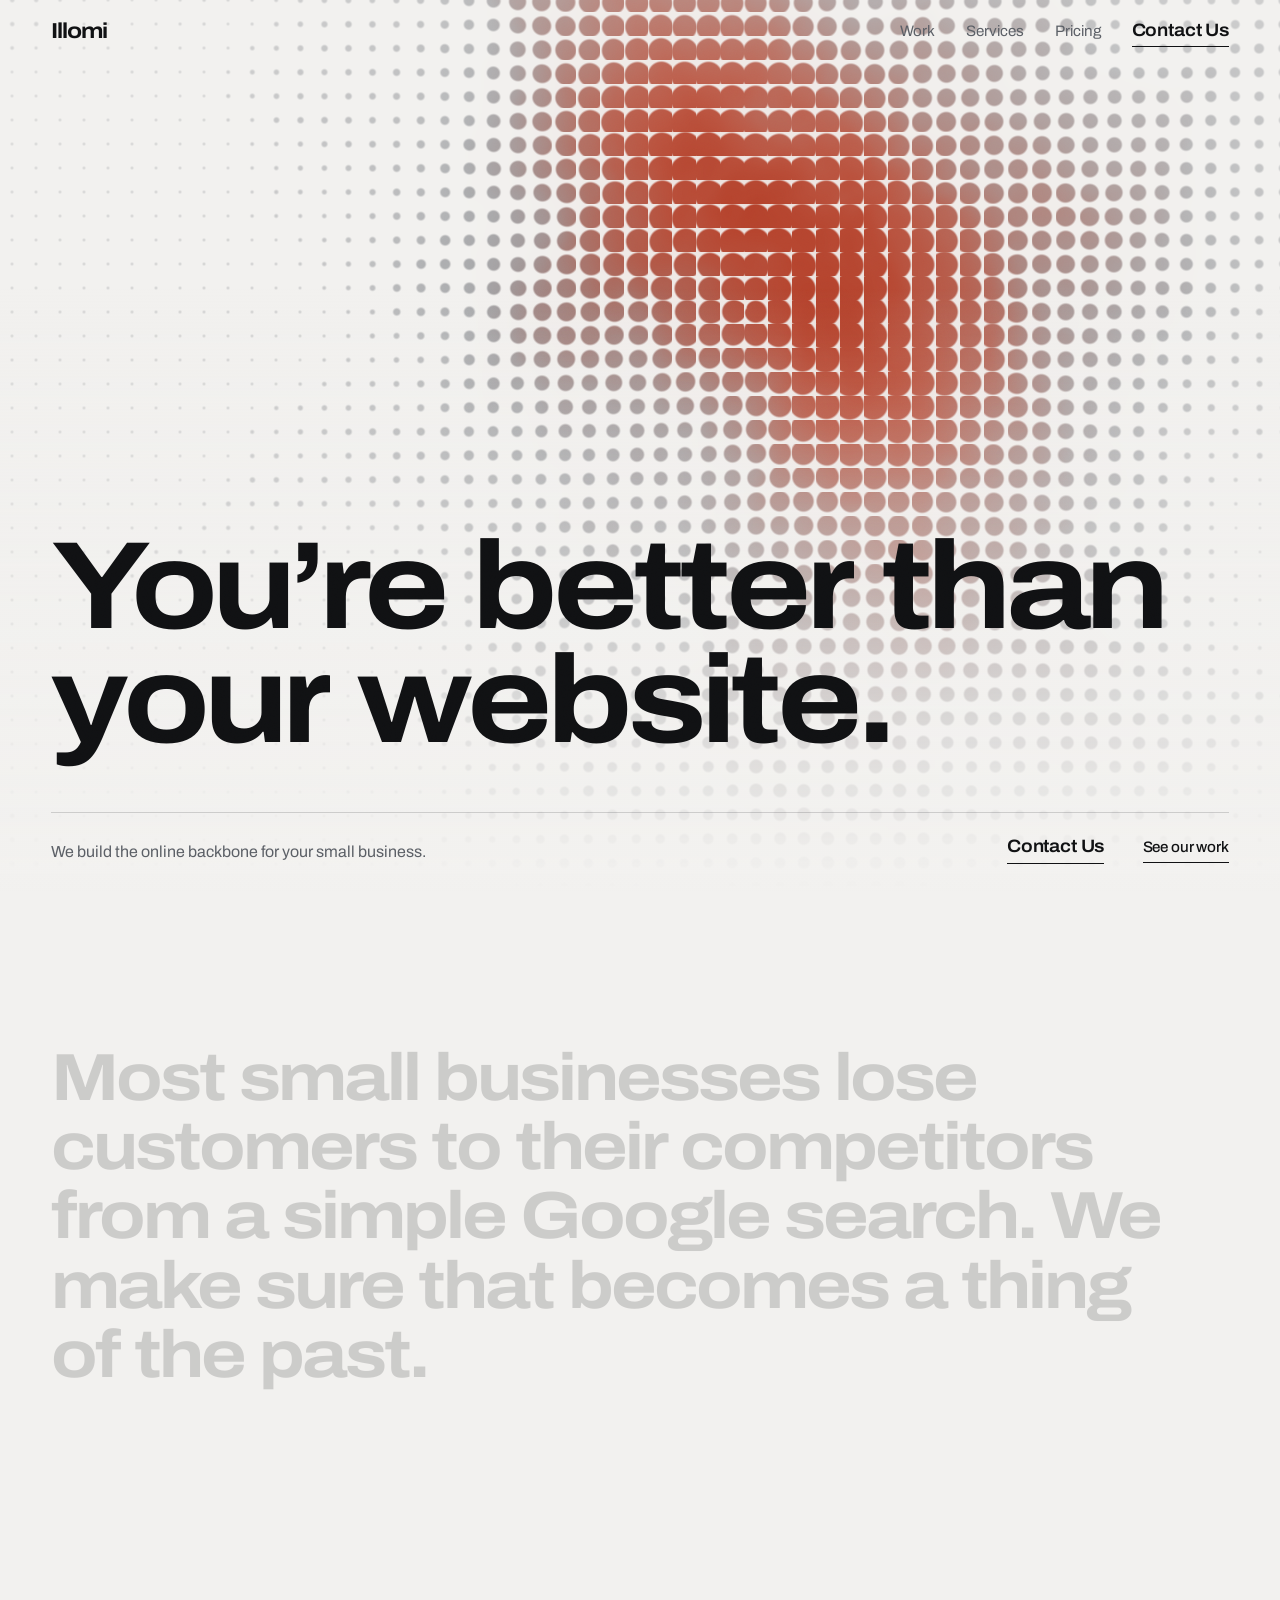
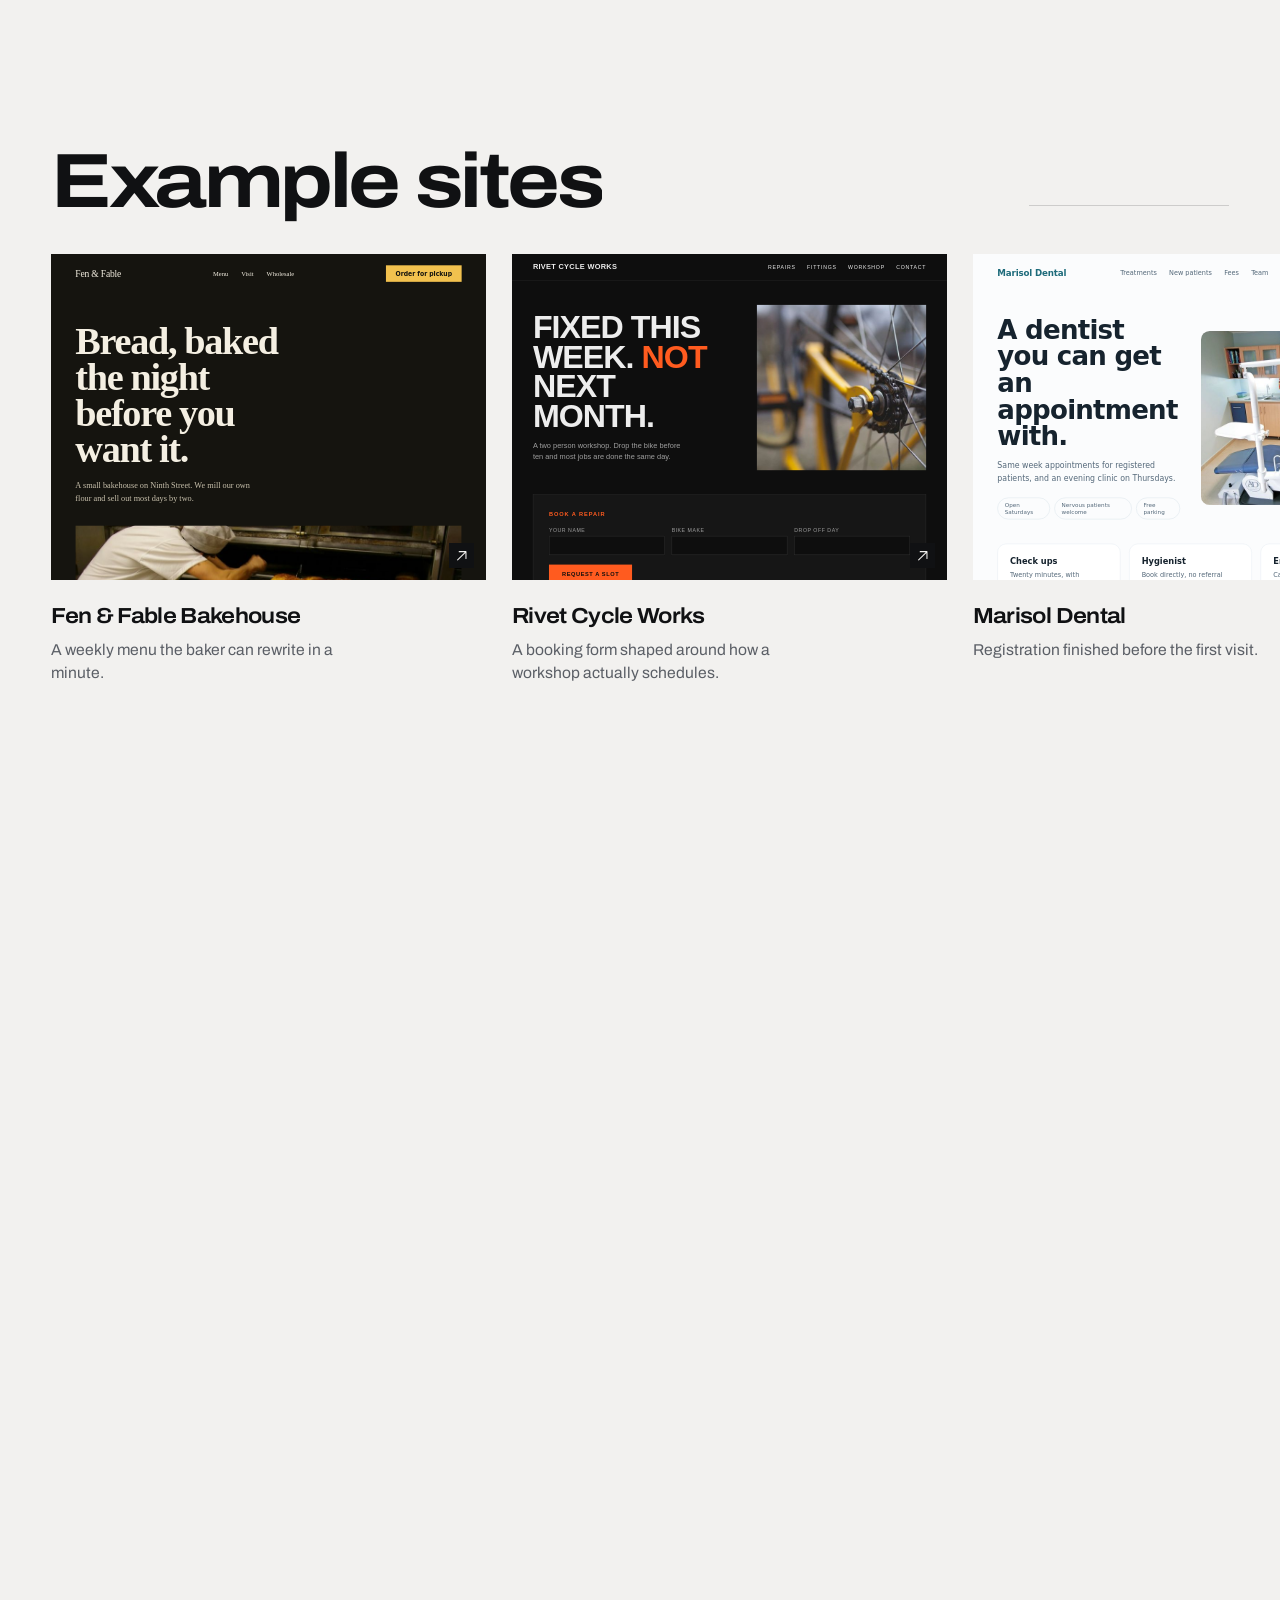
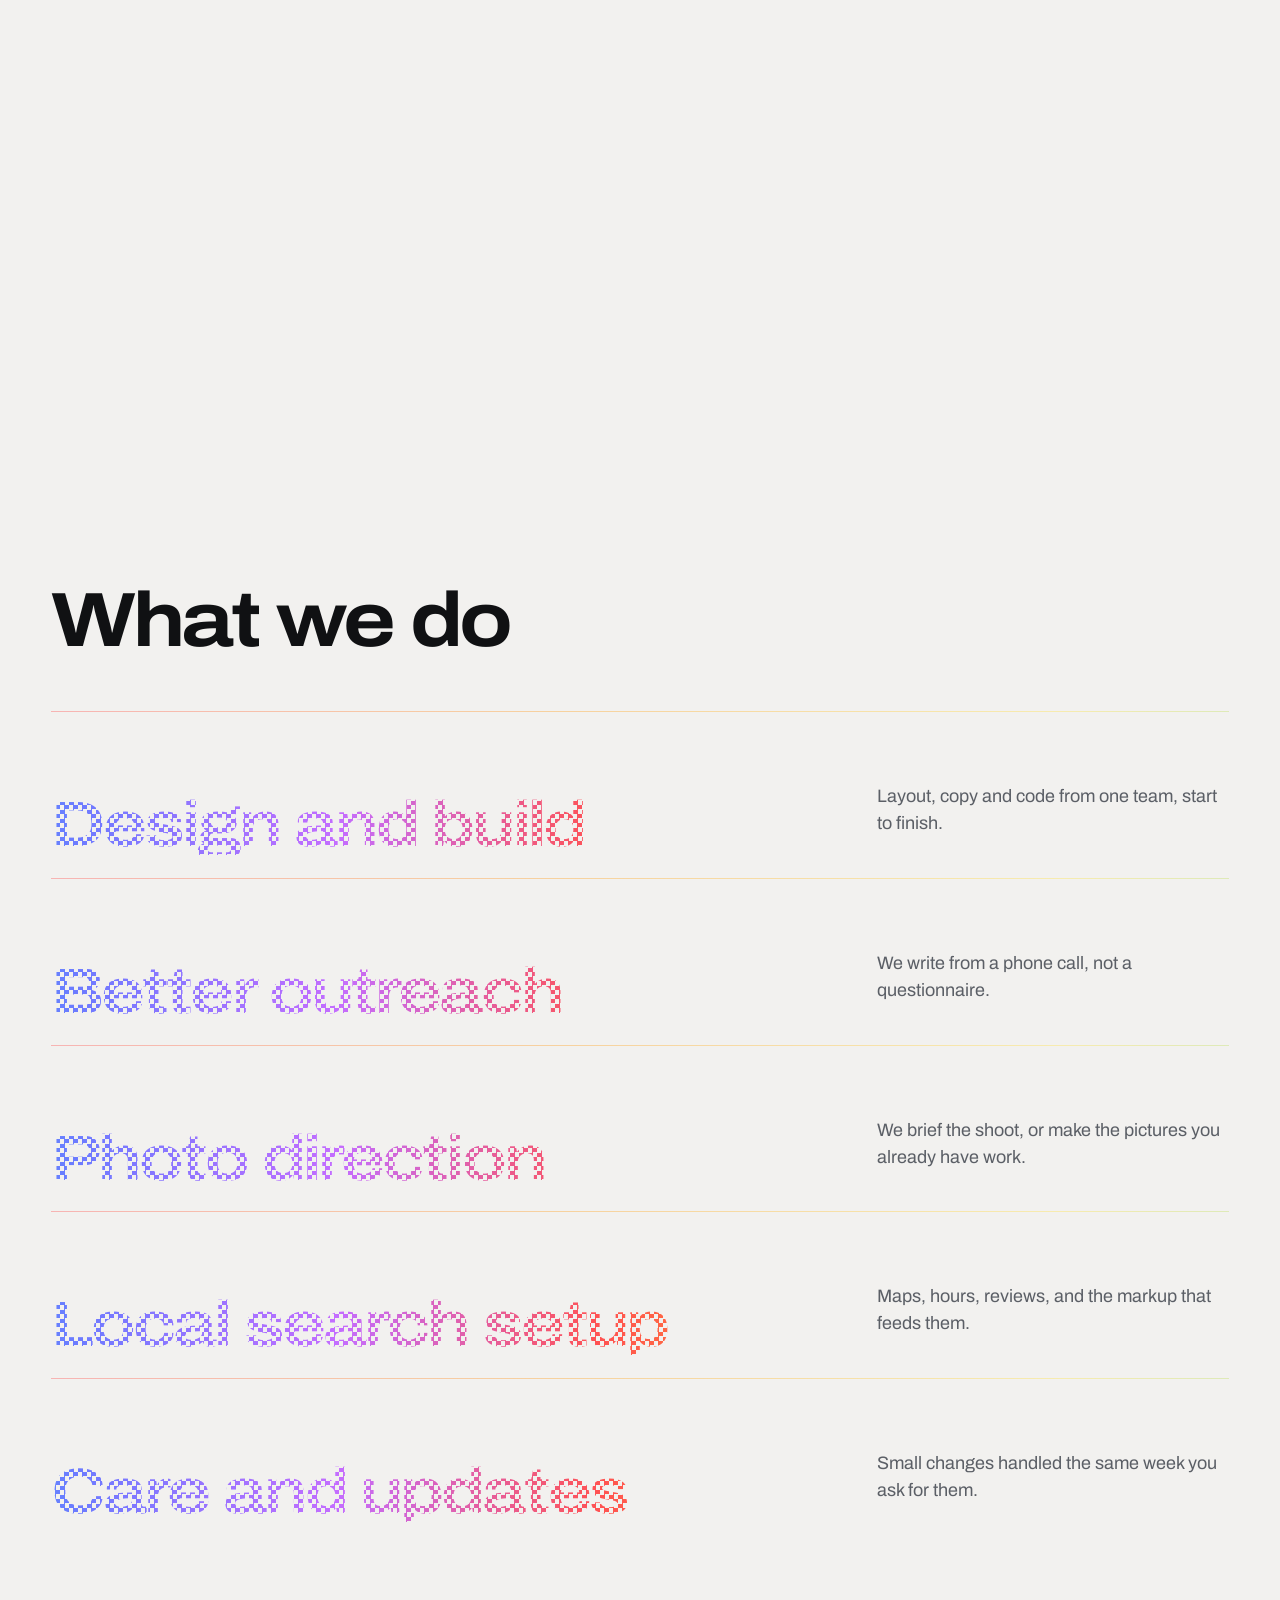
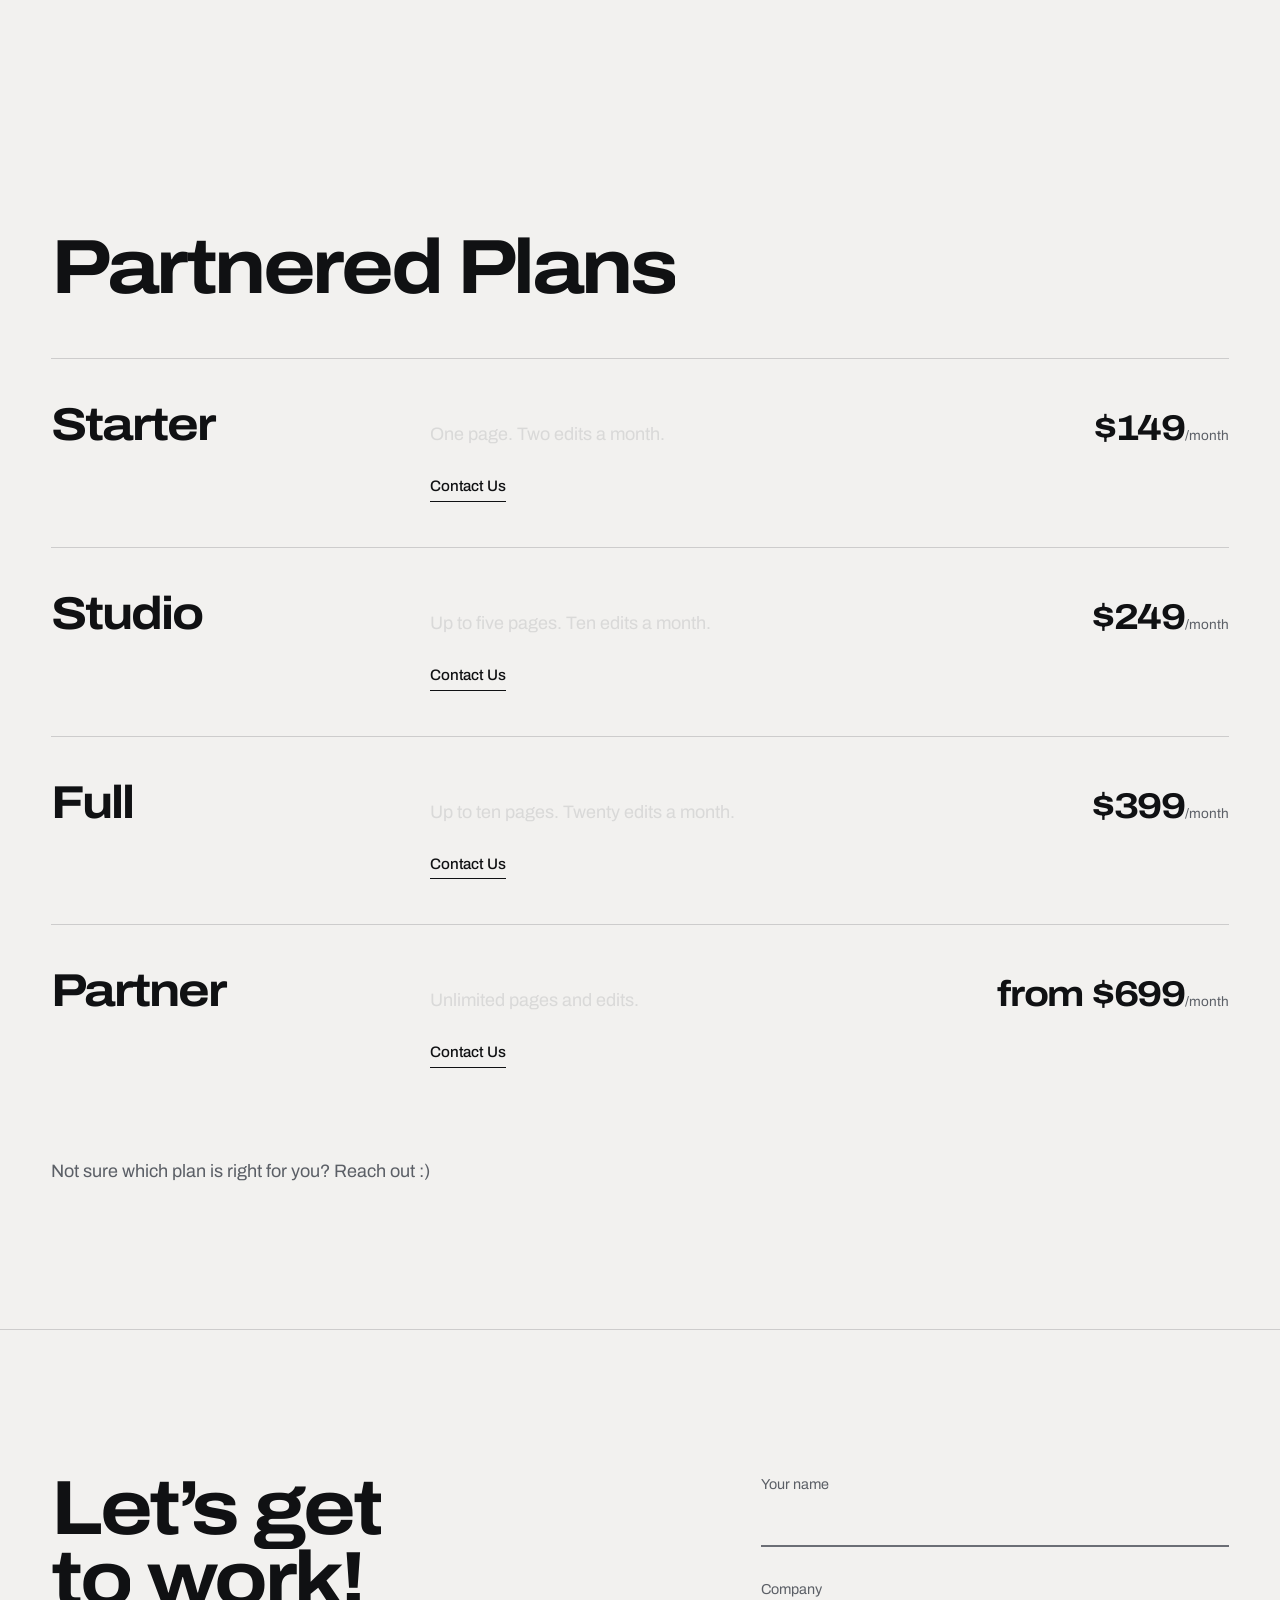
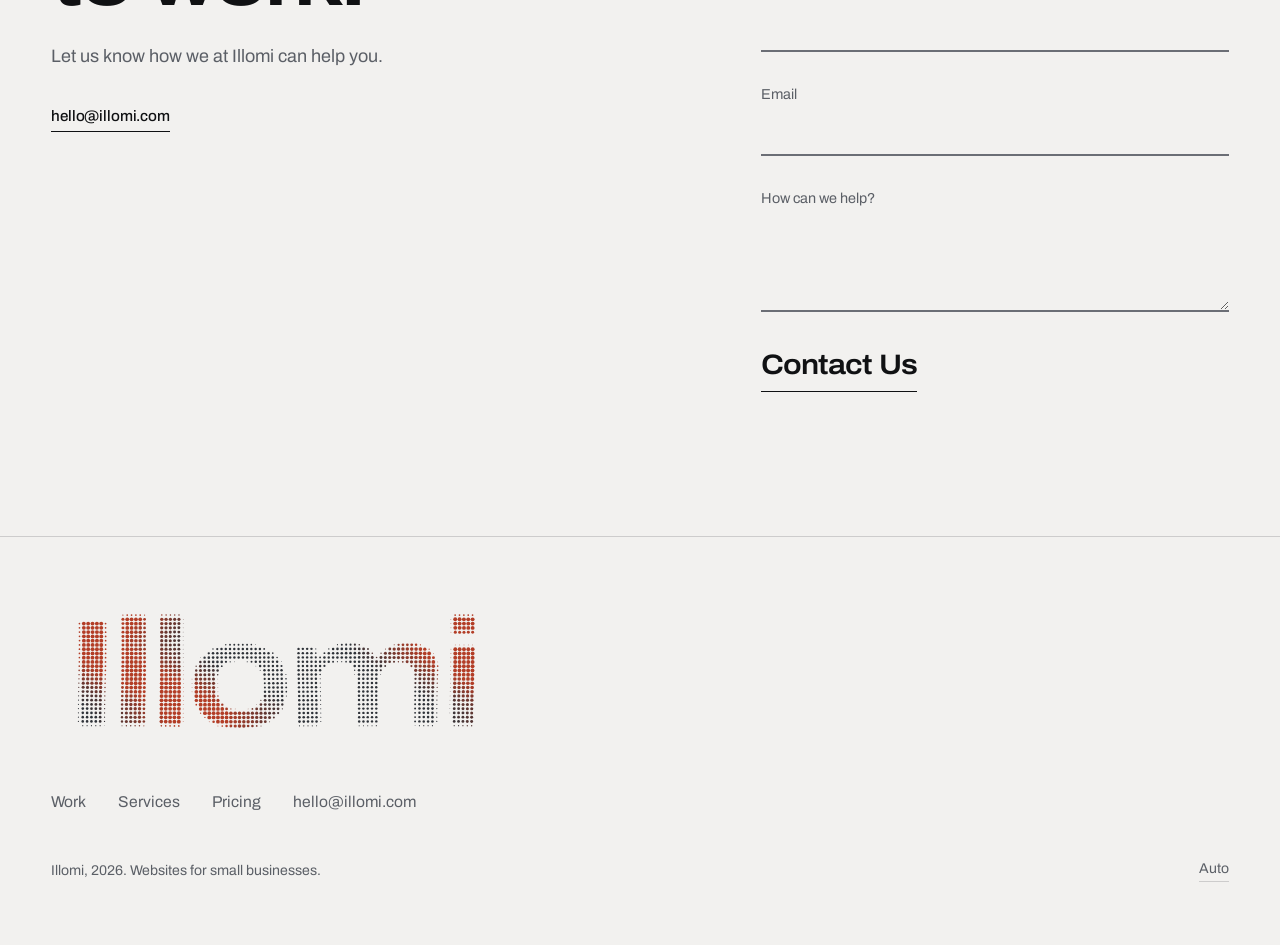
<file: index.html>
<!doctype html>
<html lang="en">
<head>
<meta charset="utf-8">
<meta name="viewport" content="width=device-width, initial-scale=1">
<title>Illomi | Websites for small businesses</title>
<meta name="description" content="Illomi designs and builds fast, easy-to-update websites for small businesses. Copy, design, build and launch, handled by one team.">
<meta name="theme-color" content="#08090B" media="(prefers-color-scheme: dark)">
<meta name="theme-color" content="#F2F1EF" media="(prefers-color-scheme: light)">

<meta property="og:title" content="Illomi | Websites for small businesses">
<meta property="og:description" content="We build the online backbone for your small business.">
<meta property="og:type" content="website">

<link rel="preconnect" href="https://fonts.googleapis.com">
<link rel="preconnect" href="https://fonts.gstatic.com" crossorigin>
<link rel="stylesheet" href="https://fonts.googleapis.com/css2?family=Archivo:ital,wdth,wght@0,75..125,100..900;1,75..125,100..900&display=swap">
<link rel="stylesheet" href="assets/css/site.css">
<script>
  /* before first paint: no flash of unrevealed type, no appearance swap */
  document.documentElement.classList.add("js");
  try {
    var t = localStorage.getItem("illomi-theme");
    if (t === "light" || t === "dark") document.documentElement.setAttribute("data-theme", t);
  } catch (e) {}
</script>
</head>
<body>

<a class="skip" href="#main">Skip to content</a>

<!-- Icons: Phosphor Icons (MIT), regular set from @phosphor-icons/core. Library paths, not hand-drawn. -->
<svg class="sprite" aria-hidden="true" focusable="false" width="0" height="0">
  <symbol id="i-arrow-up-right" viewBox="0 0 256 256"><path d="M200,64V168a8,8,0,0,1-16,0V83.31L69.66,197.66a8,8,0,0,1-11.32-11.32L172.69,72H88a8,8,0,0,1,0-16H192A8,8,0,0,1,200,64Z"/></symbol>
  <symbol id="i-arrow-right" viewBox="0 0 256 256"><path d="M221.66,133.66l-72,72a8,8,0,0,1-11.32-11.32L196.69,136H40a8,8,0,0,1,0-16H196.69L138.34,61.66a8,8,0,0,1,11.32-11.32l72,72A8,8,0,0,1,221.66,133.66Z"/></symbol>
  <symbol id="i-list" viewBox="0 0 256 256"><path d="M224,128a8,8,0,0,1-8,8H40a8,8,0,0,1,0-16H216A8,8,0,0,1,224,128ZM40,72H216a8,8,0,0,0,0-16H40a8,8,0,0,0,0,16ZM216,184H40a8,8,0,0,0,0,16H216a8,8,0,0,0,0-16Z"/></symbol>
  <symbol id="i-x" viewBox="0 0 256 256"><path d="M205.66,194.34a8,8,0,0,1-11.32,11.32L128,139.31,61.66,205.66a8,8,0,0,1-11.32-11.32L116.69,128,50.34,61.66A8,8,0,0,1,61.66,50.34L128,116.69l66.34-66.35a8,8,0,0,1,11.32,11.32L139.31,128Z"/></symbol>
  <symbol id="i-warning" viewBox="0 0 256 256"><path d="M128,24A104,104,0,1,0,232,128,104.11,104.11,0,0,0,128,24Zm0,192a88,88,0,1,1,88-88A88.1,88.1,0,0,1,128,216Zm-8-80V80a8,8,0,0,1,16,0v56a8,8,0,0,1-16,0Zm20,36a12,12,0,1,1-12-12A12,12,0,0,1,140,172Z"/></symbol>
</svg>

<!-- curtain: lifts once the type is ready, so the headline never lands mid-load -->
<div class="intro" id="intro" aria-hidden="true">
  <span class="intro__word">Illomi</span>
</div>

<header class="nav" id="nav">
  <div class="nav__inner">
    <a class="brand" href="#top" aria-label="Illomi, home">Illomi</a>

    <nav class="nav__links" aria-label="Primary">
      <a href="#work">Work</a>
      <a href="#services">Services</a>
      <a href="#pricing">Pricing</a>
      <a class="link link--lead" href="#contact">Contact Us</a>
    </nav>

    <button class="burger" id="burger" type="button" aria-label="Open menu" aria-expanded="false" aria-controls="menu">
      <svg class="icon icon--open" aria-hidden="true"><use href="#i-list"/></svg>
      <svg class="icon icon--close" aria-hidden="true"><use href="#i-x"/></svg>
    </button>
  </div>
</header>

<div class="menu" id="menu" hidden>
  <nav class="menu__links" aria-label="Mobile">
    <a href="#work">Work</a>
    <a href="#services">Services</a>
    <a href="#pricing">Pricing</a>
    <a href="#contact">Contact Us</a>
  </nav>
</div>

<main id="main">

<!-- ============ HERO: editorial manifesto over the light field ============ -->
<section class="hero" id="top">
  <canvas class="hero__gl" id="hero-gl" aria-hidden="true"></canvas>
  <div class="hero__fallback" aria-hidden="true"></div>

  <div class="hero__inner">
    <h1 class="hero__title" data-split>You’re better than your website.</h1>
    <div class="hero__foot">
      <p class="hero__sub" data-reveal>We build the online backbone for your small business.</p>
      <p class="hero__cta" data-reveal>
        <a class="link link--lead" href="#contact">Contact Us</a>
        <a class="link" href="#work">See our work</a>
      </p>
    </div>
  </div>
</section>

<!-- ============ STATEMENT: words fill as the section passes ============ -->
<section class="say">
  <p class="say__body" data-fill>Most small businesses lose customers to their competitors from a simple Google search. We make sure that becomes a thing of the past.</p>
</section>

<!-- ============ WORK: full bleed horizontal pan ============ -->
<section class="work" id="work">
  <div class="work__pin">
    <div class="work__sticky">
      <div class="work__head">
        <h2 class="h2" data-split>Example sites</h2>
        <div class="work__progress" aria-hidden="true"><span class="work__bar" id="work-bar"></span></div>
      </div>

      <div class="work__track" id="work-track">
        <!-- each card is a real page from /mockups, rendered live -->
        <article class="proj" style="--i:0">
          <div class="proj__frame"><div class="proj__scroll"><iframe class="proj__site" src="mockups/bakehouse.html" title="" loading="lazy" tabindex="-1" scrolling="no" aria-hidden="true"></iframe></div><button class="proj__open" type="button" data-site="mockups/bakehouse.html" data-title="Fen and Fable Bakehouse"><span class="vh">Open the Fen and Fable Bakehouse example site</span><svg class="icon proj__go" aria-hidden="true"><use href="#i-arrow-up-right"/></svg></button></div>
          <div class="proj__meta">
            <h3 class="proj__name">Fen &amp; Fable Bakehouse</h3>
            <p class="proj__note">A weekly menu the baker can rewrite in a minute.</p>
          </div>
        </article>
        <article class="proj" style="--i:1">
          <div class="proj__frame"><div class="proj__scroll"><iframe class="proj__site" src="mockups/cycle.html" title="" loading="lazy" tabindex="-1" scrolling="no" aria-hidden="true"></iframe></div><button class="proj__open" type="button" data-site="mockups/cycle.html" data-title="Rivet Cycle Works"><span class="vh">Open the Rivet Cycle Works example site</span><svg class="icon proj__go" aria-hidden="true"><use href="#i-arrow-up-right"/></svg></button></div>
          <div class="proj__meta">
            <h3 class="proj__name">Rivet Cycle Works</h3>
            <p class="proj__note">A booking form shaped around how a workshop actually schedules.</p>
          </div>
        </article>
        <article class="proj" style="--i:2">
          <div class="proj__frame"><div class="proj__scroll"><iframe class="proj__site" src="mockups/dental.html" title="" loading="lazy" tabindex="-1" scrolling="no" aria-hidden="true"></iframe></div><button class="proj__open" type="button" data-site="mockups/dental.html" data-title="Marisol Dental"><span class="vh">Open the Marisol Dental example site</span><svg class="icon proj__go" aria-hidden="true"><use href="#i-arrow-up-right"/></svg></button></div>
          <div class="proj__meta">
            <h3 class="proj__name">Marisol Dental</h3>
            <p class="proj__note">Registration finished before the first visit.</p>
          </div>
        </article>
        <article class="proj" style="--i:3">
          <div class="proj__frame"><div class="proj__scroll"><iframe class="proj__site" src="mockups/roastery.html" title="" loading="lazy" tabindex="-1" scrolling="no" aria-hidden="true"></iframe></div><button class="proj__open" type="button" data-site="mockups/roastery.html" data-title="Kestrel Roasting Co."><span class="vh">Open the Kestrel Roasting Co. example site</span><svg class="icon proj__go" aria-hidden="true"><use href="#i-arrow-up-right"/></svg></button></div>
          <div class="proj__meta">
            <h3 class="proj__name">Kestrel Roasting Co.</h3>
            <p class="proj__note">A subscription you can pause without making an account.</p>
          </div>
        </article>
        <article class="proj" style="--i:4">
          <div class="proj__frame"><div class="proj__scroll"><iframe class="proj__site" src="mockups/barbers.html" title="" loading="lazy" tabindex="-1" scrolling="no" aria-hidden="true"></iframe></div><button class="proj__open" type="button" data-site="mockups/barbers.html" data-title="Copperline Barbers"><span class="vh">Open the Copperline Barbers example site</span><svg class="icon proj__go" aria-hidden="true"><use href="#i-arrow-up-right"/></svg></button></div>
          <div class="proj__meta">
            <h3 class="proj__name">Copperline Barbers</h3>
            <p class="proj__note">One page, one button, and the prices in plain sight.</p>
          </div>
        </article>
      </div>
    </div>
  </div>
</section>

<!-- ============ SERVICES: pointer tracked preview ============ -->
<section class="svc" id="services">
  <h2 class="h2 svc__h" data-split>What we do</h2>

  <ul class="svc__list" id="svc-list">
    <li class="svc__row">
      <h3 class="svc__name" data-fly>Design and build</h3>
      <p class="svc__desc">Layout, copy and code from one team, start to finish.</p>
    </li>
    <li class="svc__row">
      <h3 class="svc__name" data-fly>Better outreach</h3>
      <p class="svc__desc">We write from a phone call, not a questionnaire.</p>
    </li>
    <li class="svc__row">
      <h3 class="svc__name" data-fly>Photo direction</h3>
      <p class="svc__desc">We brief the shoot, or make the pictures you already have work.</p>
    </li>
    <li class="svc__row">
      <h3 class="svc__name" data-fly>Local search setup</h3>
      <p class="svc__desc">Maps, hours, reviews, and the markup that feeds them.</p>
    </li>
    <li class="svc__row">
      <h3 class="svc__name" data-fly>Care and updates</h3>
      <p class="svc__desc">Small changes handled the same week you ask for them.</p>
    </li>
  </ul>
</section>

<!-- ============ PARTNERED PLANS: four tiers, no prices ============ -->
<section class="price" id="pricing">
  <h2 class="h2" data-split>Partnered Plans</h2>

  <div class="rate" data-reveal>
    <h3 class="rate__name">Starter</h3>
    <p class="rate__body" data-fill>One page. Two edits a month.</p>
    <p class="rate__fig">$149<span class="rate__per">/month</span></p>
    <p class="rate__go"><a class="link" href="#contact">Contact Us</a></p>
  </div>

  <div class="rate" data-reveal>
    <h3 class="rate__name">Studio</h3>
    <p class="rate__body" data-fill>Up to five pages. Ten edits a month.</p>
    <p class="rate__fig">$249<span class="rate__per">/month</span></p>
    <p class="rate__go"><a class="link" href="#contact">Contact Us</a></p>
  </div>

  <div class="rate" data-reveal>
    <h3 class="rate__name">Full</h3>
    <p class="rate__body" data-fill>Up to ten pages. Twenty edits a month.</p>
    <p class="rate__fig">$399<span class="rate__per">/month</span></p>
    <p class="rate__go"><a class="link" href="#contact">Contact Us</a></p>
  </div>

  <div class="rate" data-reveal>
    <h3 class="rate__name">Partner</h3>
    <p class="rate__body" data-fill>Unlimited pages and edits.</p>
    <p class="rate__fig">from $699<span class="rate__per">/month</span></p>
    <p class="rate__go"><a class="link" href="#contact">Contact Us</a></p>
  </div>

  <p class="price__foot" data-reveal>Not sure which plan is right for you? Reach out :)</p>
</section>

<!-- ============ CONTACT ============ -->
<section class="contact" id="contact">
  <div class="contact__copy">
    <h2 class="h2 contact__h" data-split>Let’s get to work!</h2>
    <p class="contact__lead" data-reveal>Let us know how we at Illomi can help you.</p>
    <p class="contact__mail" data-reveal><a class="link" href="mailto:hello@illomi.com">hello@illomi.com</a></p>
  </div>

  <form class="form" id="form" novalidate>
    <div class="field">
      <label for="f-name">Your name</label>
      <input id="f-name" name="name" type="text" autocomplete="name" required>
      <p class="field__err" id="e-name" hidden><svg class="icon icon--sm" aria-hidden="true"><use href="#i-warning"/></svg><span></span></p>
    </div>

    <div class="field">
      <label for="f-company">Company</label>
      <input id="f-company" name="company" type="text" autocomplete="organization">
    </div>

    <div class="field">
      <label for="f-email">Email</label>
      <input id="f-email" name="email" type="email" autocomplete="email" required>
      <p class="field__err" id="e-email" hidden><svg class="icon icon--sm" aria-hidden="true"><use href="#i-warning"/></svg><span></span></p>
    </div>

    <div class="field">
      <label for="f-msg">How can we help?</label>
      <textarea id="f-msg" name="message" rows="3" required></textarea>
      <p class="field__err" id="e-msg" hidden><svg class="icon icon--sm" aria-hidden="true"><use href="#i-warning"/></svg><span></span></p>
    </div>

    <button class="submit" type="submit">
      <span class="submit__label">Contact Us</span>
      <span class="submit__rule" aria-hidden="true"></span>
    </button>

    <p class="form__status" id="form-status" role="status" aria-live="polite"></p>
  </form>
</section>

</main>

<footer class="foot">
  <div class="foot__inner">
    <div class="foot__mark" id="foot-mark">
      <p class="foot__word">Illomi</p>
      <canvas class="foot__canvas" id="foot-canvas" aria-hidden="true"></canvas>
    </div>
    <nav class="foot__links" aria-label="Footer">
      <a href="#work">Work</a>
      <a href="#services">Services</a>
      <a href="#pricing">Pricing</a>
      <a href="mailto:hello@illomi.com">hello@illomi.com</a>
    </nav>
    <div class="foot__end">
      <p class="foot__fine">Illomi, 2026. Websites for small businesses.</p>
      <button class="foot__theme" id="theme-toggle" type="button">
        <span class="vh">Appearance: </span><span id="theme-label">Auto</span>
      </button>
    </div>
  </div>
</footer>

<!-- full screen viewer for the example sites -->
<div class="viewer" id="viewer" hidden>
  <div class="viewer__scrim" id="viewer-scrim"></div>
  <div class="viewer__panel" role="dialog" aria-modal="true" aria-labelledby="viewer-title">
    <div class="viewer__bar">
      <p class="viewer__title" id="viewer-title"></p>
      <button class="viewer__close" id="viewer-close" type="button">
        Close
        <svg class="icon" aria-hidden="true"><use href="#i-x"/></svg>
      </button>
    </div>
    <iframe class="viewer__site" id="viewer-site" title="Example site"></iframe>
  </div>
</div>

<div class="grain" aria-hidden="true"></div>

<script src="assets/js/wordmark-data.js" defer></script>
<script src="assets/js/hero-gl.js" defer></script>
<script src="assets/js/app.js" defer></script>
</body>
</html>
</file>
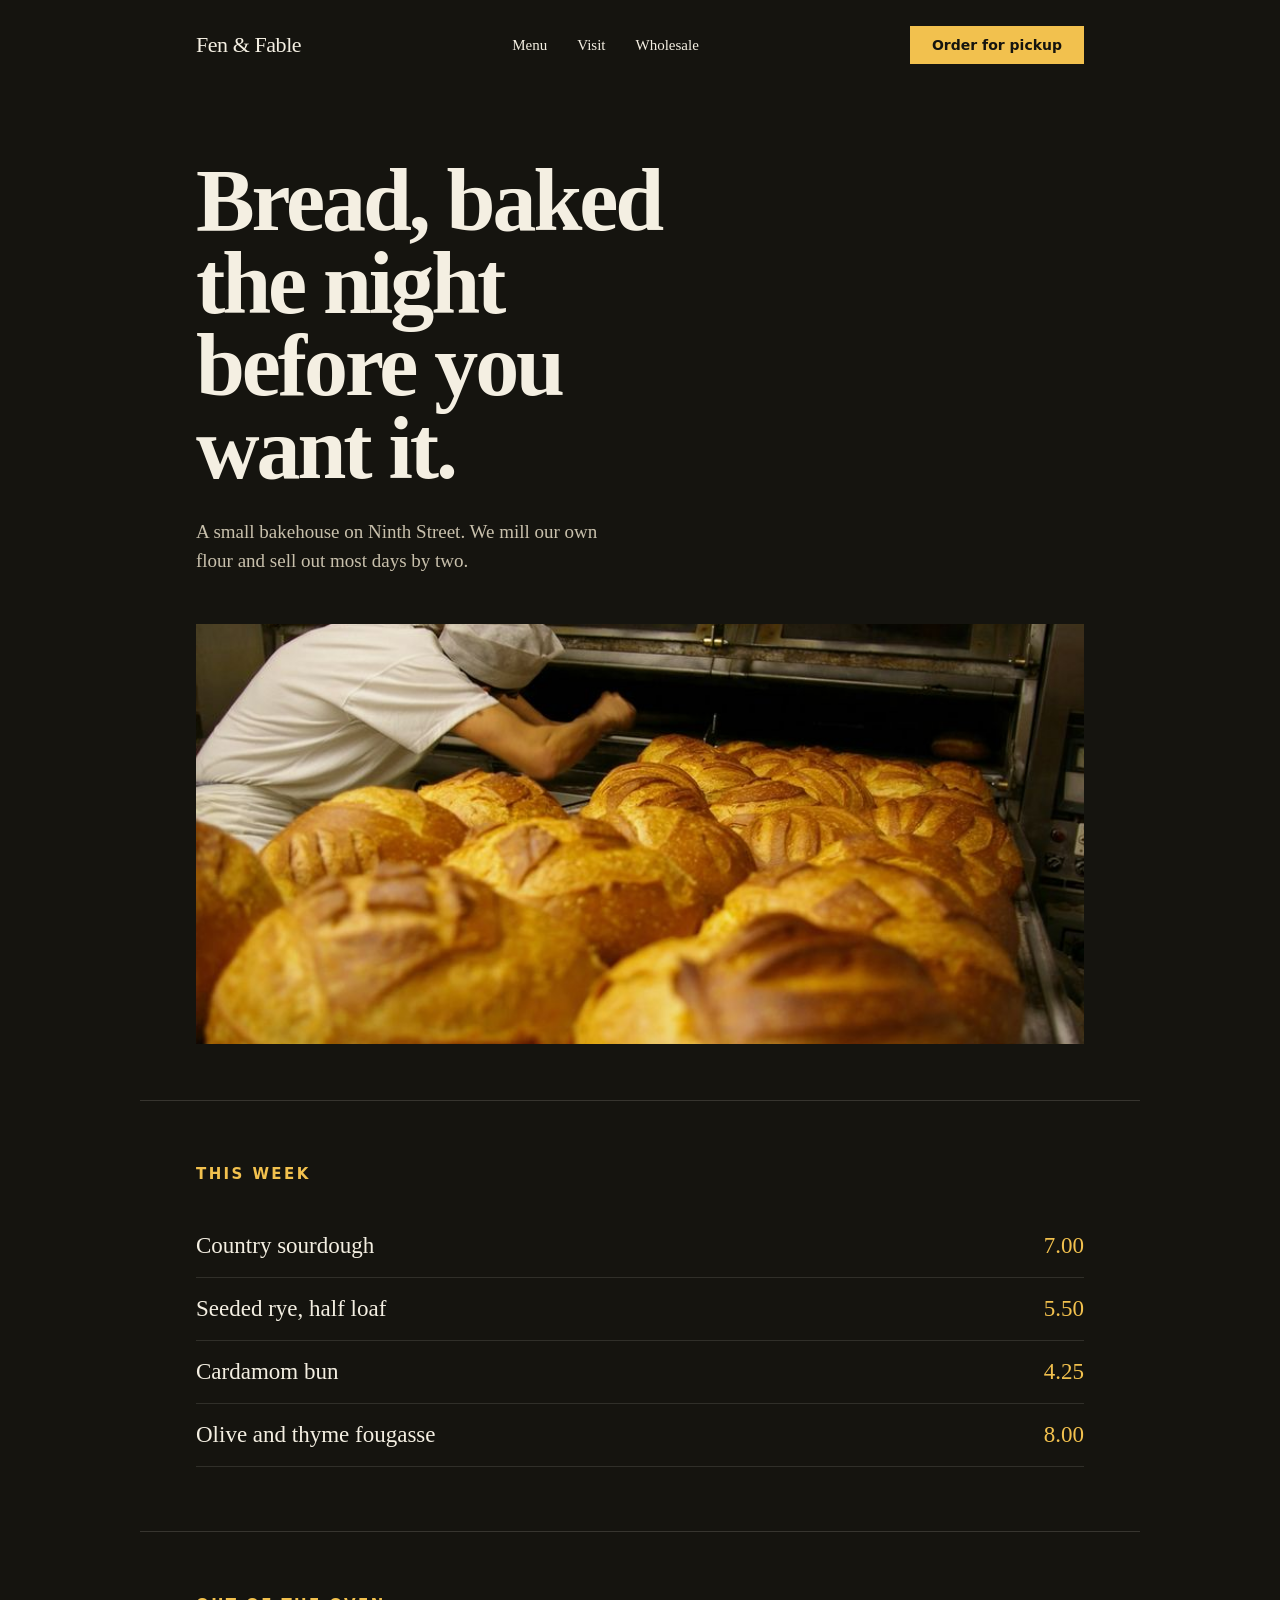
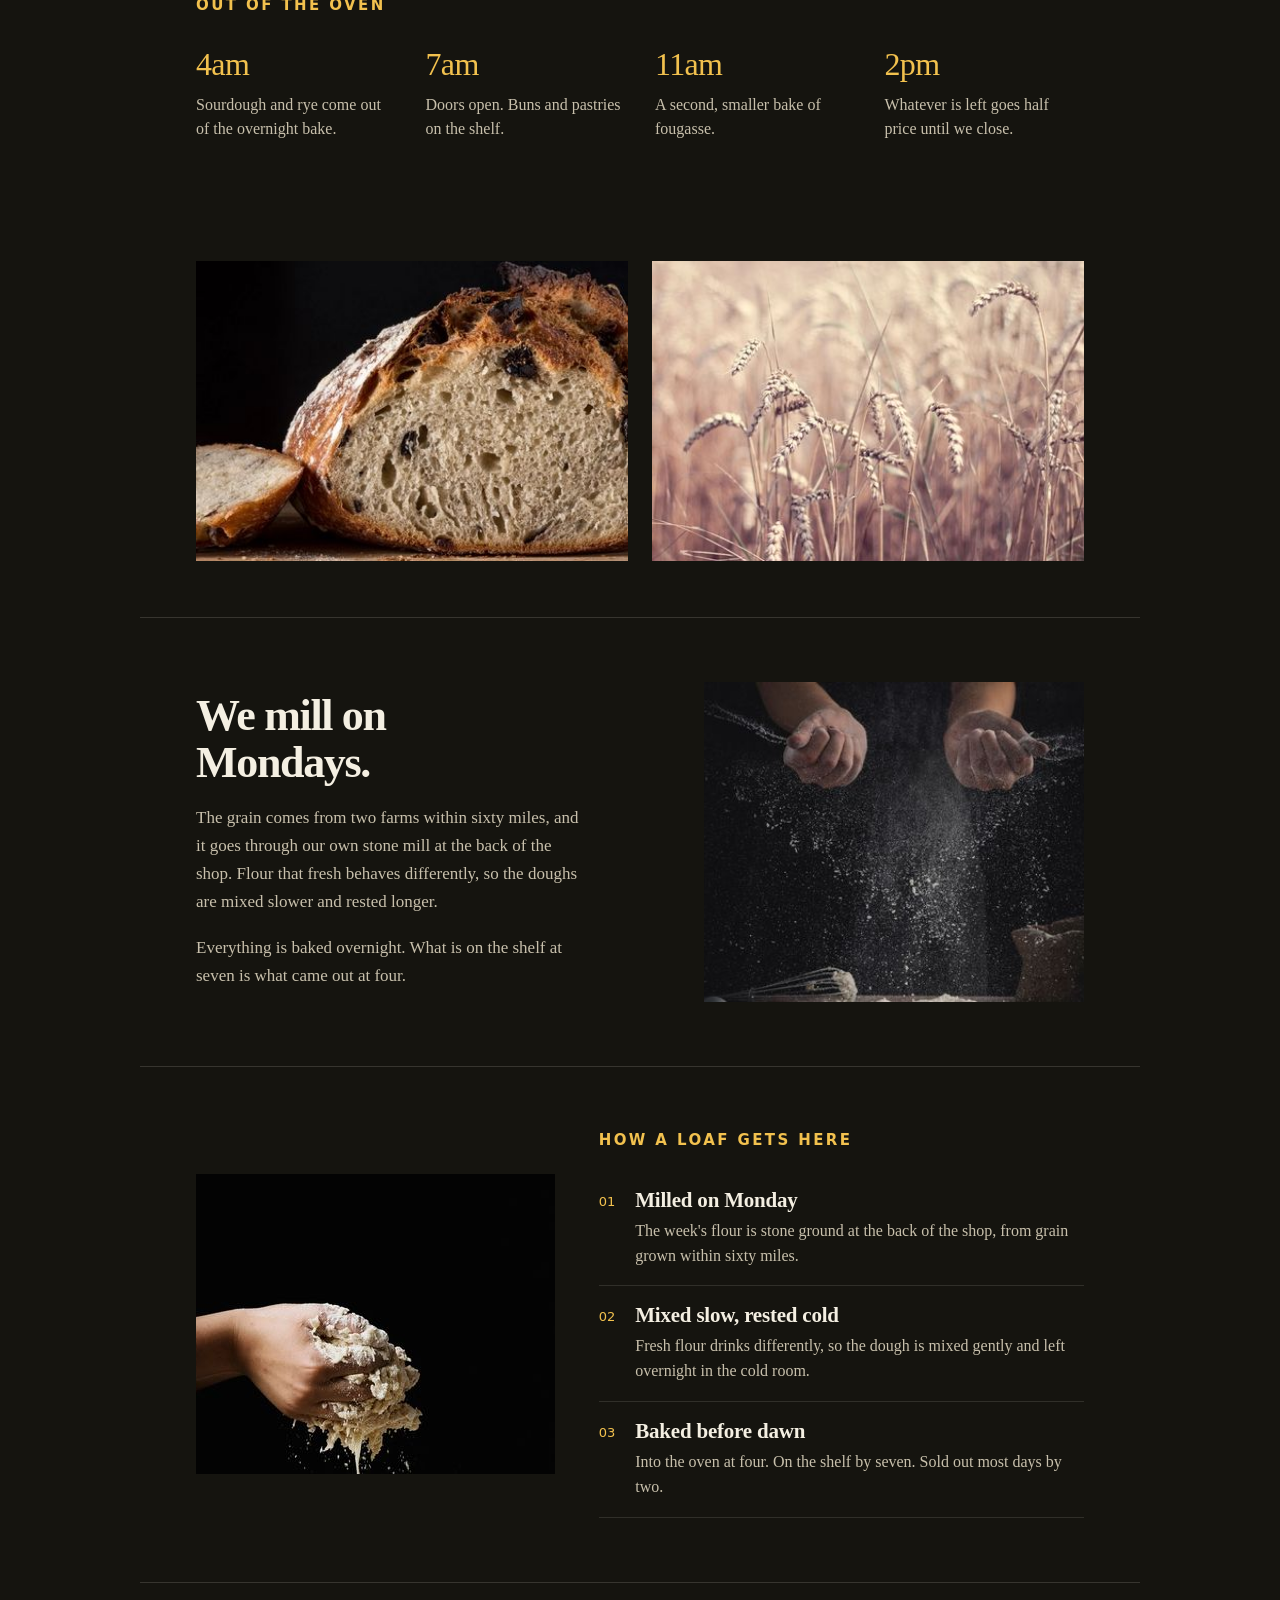
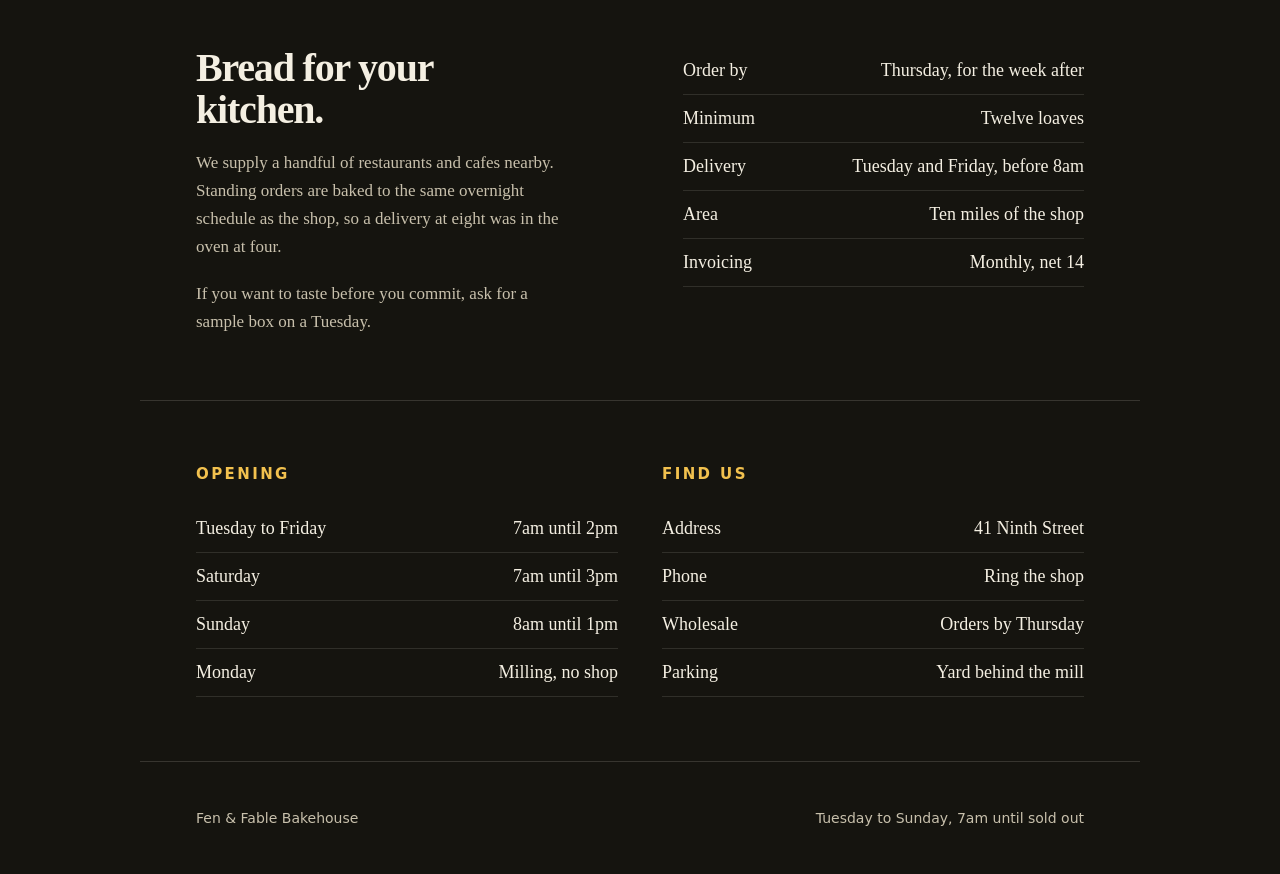
<file: mockups/bakehouse.html>
<!doctype html>
<html lang="en"><head><meta charset="utf-8"><title>Fen &amp; Fable Bakehouse</title>
<meta name="viewport" content="width=device-width, initial-scale=1">
<style>
*,*::before,*::after{box-sizing:border-box}
body{margin:0;width:100%;max-width:1000px;margin-inline:auto;background:#15140F;color:#F4EFE2;font-family:Georgia,serif}
img{display:block;max-width:100%}
a{text-decoration:none;color:inherit}
h1,h2,h3,p,ul{margin:0}
ul{padding:0;list-style:none}

nav{display:flex;justify-content:space-between;align-items:center;padding:26px 56px;font-size:15px}
nav ul{display:flex;gap:30px}
.mark{font-size:22px;letter-spacing:-.02em}
.btn{background:#F2C14E;color:#15140F;padding:11px 22px;font-size:14px;font-family:system-ui,sans-serif;font-weight:600}
.hero{padding:70px 56px 56px}
.hero h1{font-size:88px;line-height:.94;letter-spacing:-.035em;max-width:12ch}
.hero p{margin-top:26px;max-width:44ch;font-size:19px;line-height:1.55;color:#C8C0AC}
.shot{margin-top:48px;height:420px;overflow:hidden}
.shot img{width:100%;height:100%;object-fit:cover}
.menu{padding:64px 56px;border-top:1px solid rgba(244,239,226,.15)}
.menu h2{font-size:15px;font-family:system-ui,sans-serif;letter-spacing:.16em;text-transform:uppercase;color:#F2C14E;margin-bottom:32px}
.row{display:flex;justify-content:space-between;align-items:baseline;padding:18px 0;border-bottom:1px solid rgba(244,239,226,.12);font-size:23px}
.row span:last-child{color:#F2C14E}
.two{display:grid;grid-template-columns:1fr 1fr;gap:24px;padding:56px}
.two img{height:300px;width:100%;object-fit:cover}
footer{padding:48px 56px;border-top:1px solid rgba(244,239,226,.15);display:flex;justify-content:space-between;font-size:14px;color:#C8C0AC;font-family:system-ui,sans-serif}


.story{padding:64px 56px;border-top:1px solid rgba(244,239,226,.15);display:grid;grid-template-columns:1.1fr .9fr;gap:44px;align-items:center}
.story h2{font-size:44px;line-height:1.05;letter-spacing:-.03em;max-width:14ch}
.story p{margin-top:18px;color:#C8C0AC;font-size:17px;line-height:1.65;max-width:46ch}
.story img{width:100%;height:320px;object-fit:cover}
.find{padding:64px 56px;border-top:1px solid rgba(244,239,226,.15);display:grid;grid-template-columns:1fr 1fr;gap:44px}
.find h3{font-size:15px;font-family:system-ui,sans-serif;letter-spacing:.16em;text-transform:uppercase;color:#F2C14E;margin-bottom:22px}
.find .l{display:flex;justify-content:space-between;padding:13px 0;border-bottom:1px solid rgba(244,239,226,.12);font-size:18px}

.times{padding:64px 56px;border-top:1px solid rgba(244,239,226,.15)}
.times h2{font-size:15px;font-family:system-ui,sans-serif;letter-spacing:.16em;text-transform:uppercase;color:#F2C14E;margin-bottom:32px}
.tgrid{display:grid;grid-template-columns:repeat(4,1fr);gap:30px}
.tgrid .t{font-size:32px;letter-spacing:-.02em;color:#F2C14E}
.tgrid p{margin-top:10px;color:#C8C0AC;font-size:16px;line-height:1.5}
.steps{padding:64px 56px;border-top:1px solid rgba(244,239,226,.15);display:grid;grid-template-columns:.85fr 1.15fr;gap:44px;align-items:center}
.steps img{width:100%;height:300px;object-fit:cover}
.steps h2{font-size:15px;font-family:system-ui,sans-serif;letter-spacing:.16em;text-transform:uppercase;color:#F2C14E;margin-bottom:22px}
.s{display:flex;gap:20px;padding:17px 0;border-bottom:1px solid rgba(244,239,226,.12)}
.s .n{font-size:13px;font-family:system-ui,sans-serif;color:#F2C14E;padding-top:6px}
.s h3{font-size:21px;letter-spacing:-.01em}
.s p{margin-top:6px;color:#C8C0AC;font-size:16px;line-height:1.55}
.trade{padding:64px 56px;border-top:1px solid rgba(244,239,226,.15);display:grid;grid-template-columns:1.05fr .95fr;gap:44px}
.trade h2{font-size:40px;line-height:1.06;letter-spacing:-.03em;max-width:13ch}
.trade p{margin-top:18px;color:#C8C0AC;font-size:17px;line-height:1.65;max-width:44ch}
.trade .l{display:flex;justify-content:space-between;padding:13px 0;border-bottom:1px solid rgba(244,239,226,.12);font-size:18px}

@media (max-width: 760px){
  body{font-size:15px}
  nav{flex-wrap:wrap;gap:10px}
  nav ul{gap:16px;font-size:13px;flex-wrap:wrap}
  .hero{grid-template-columns:1fr !important;padding-left:24px;padding-right:24px}
  .hero h1{font-size:40px !important}
  .hero img{height:240px !important}
  .cards,.grid,.svc,.team,.two,.gal,.story,.find,.tgrid,.steps,.trade{grid-template-columns:1fr !important}
  .band,.sub,.hrs,.hours,.price,.fees,.menu,.book,.clients,.times,.steps,.trade{
    padding-left:24px !important;padding-right:24px !important}
  .band,.sub,.hours,.hrs{flex-direction:column;align-items:flex-start;gap:18px;
    grid-template-columns:1fr !important;text-align:left}
  .band h2,.sub h2,.hrs h2,.hours h3{font-size:26px !important;max-width:none}
  .fields{grid-template-columns:1fr !important}
  .price{grid-template-columns:1fr !important}
  footer{flex-direction:column;gap:8px;align-items:flex-start}
}
</style></head><body>

<nav><span class="mark">Fen &amp; Fable</span><ul><li>Menu</li><li>Visit</li><li>Wholesale</li></ul><a class="btn">Order for pickup</a></nav>
<section class="hero">
  <h1>Bread, baked the night before you want it.</h1>
  <p>A small bakehouse on Ninth Street. We mill our own flour and sell out most days by two.</p>
  <div class="shot"><img loading="lazy" decoding="async" src="img/bakery-hero.jpg" width="840" height="500" alt="A baker drawing loaves out of the deck oven"></div>
</section>
<section class="menu">
  <h2>This week</h2>
  <div class="row"><span>Country sourdough</span><span>7.00</span></div>
  <div class="row"><span>Seeded rye, half loaf</span><span>5.50</span></div>
  <div class="row"><span>Cardamom bun</span><span>4.25</span></div>
  <div class="row"><span>Olive and thyme fougasse</span><span>8.00</span></div>
</section>
<section class="times">
  <h2>Out of the oven</h2>
  <div class="tgrid">
    <div><div class="t">4am</div><p>Sourdough and rye come out of the overnight bake.</p></div>
    <div><div class="t">7am</div><p>Doors open. Buns and pastries on the shelf.</p></div>
    <div><div class="t">11am</div><p>A second, smaller bake of fougasse.</p></div>
    <div><div class="t">2pm</div><p>Whatever is left goes half price until we close.</p></div>
  </div>
</section>

<div class="two">
  <img loading="lazy" decoding="async" src="img/bakery-a.jpg" width="420" height="360" alt="A sourdough loaf cut open to show the crumb">
  <img loading="lazy" decoding="async" src="img/bakery-b.jpg" width="420" height="360" alt="Ears of wheat in the field">
</div>
<section class="story">
  <div>
    <h2>We mill on Mondays.</h2>
    <p>The grain comes from two farms within sixty miles, and it goes through our own stone mill at the back of the shop. Flour that fresh behaves differently, so the doughs are mixed slower and rested longer.</p>
    <p>Everything is baked overnight. What is on the shelf at seven is what came out at four.</p>
  </div>
  <img loading="lazy" decoding="async" src="img/bakery-mill.jpg" width="420" height="300" alt="Flour being dusted across the bench">
</section>
<section class="steps">
  <img loading="lazy" decoding="async" src="img/bakery-pin.jpg" width="420" height="300" alt="A hand working through wet dough">
  <div>
    <h2>How a loaf gets here</h2>
    <div class="s"><span class="n">01</span><div><h3>Milled on Monday</h3><p>The week's flour is stone ground at the back of the shop, from grain grown within sixty miles.</p></div></div>
    <div class="s"><span class="n">02</span><div><h3>Mixed slow, rested cold</h3><p>Fresh flour drinks differently, so the dough is mixed gently and left overnight in the cold room.</p></div></div>
    <div class="s"><span class="n">03</span><div><h3>Baked before dawn</h3><p>Into the oven at four. On the shelf by seven. Sold out most days by two.</p></div></div>
  </div>
</section>
<section class="trade" id="wholesale">
  <div>
    <h2>Bread for your kitchen.</h2>
    <p>We supply a handful of restaurants and cafes nearby. Standing orders are baked to the same overnight schedule as the shop, so a delivery at eight was in the oven at four.</p>
    <p>If you want to taste before you commit, ask for a sample box on a Tuesday.</p>
  </div>
  <div>
    <div class="l"><span>Order by</span><span>Thursday, for the week after</span></div>
    <div class="l"><span>Minimum</span><span>Twelve loaves</span></div>
    <div class="l"><span>Delivery</span><span>Tuesday and Friday, before 8am</span></div>
    <div class="l"><span>Area</span><span>Ten miles of the shop</span></div>
    <div class="l"><span>Invoicing</span><span>Monthly, net 14</span></div>
  </div>
</section>

<section class="find">
  <div>
    <h3>Opening</h3>
    <div class="l"><span>Tuesday to Friday</span><span>7am until 2pm</span></div>
    <div class="l"><span>Saturday</span><span>7am until 3pm</span></div>
    <div class="l"><span>Sunday</span><span>8am until 1pm</span></div>
    <div class="l"><span>Monday</span><span>Milling, no shop</span></div>
  </div>
  <div>
    <h3>Find us</h3>
    <div class="l"><span>Address</span><span>41 Ninth Street</span></div>
    <div class="l"><span>Phone</span><span>Ring the shop</span></div>
    <div class="l"><span>Wholesale</span><span>Orders by Thursday</span></div>
    <div class="l"><span>Parking</span><span>Yard behind the mill</span></div>
  </div>
</section>
<footer><span>Fen &amp; Fable Bakehouse</span><span>Tuesday to Sunday, 7am until sold out</span></footer>

</body></html>
</file>
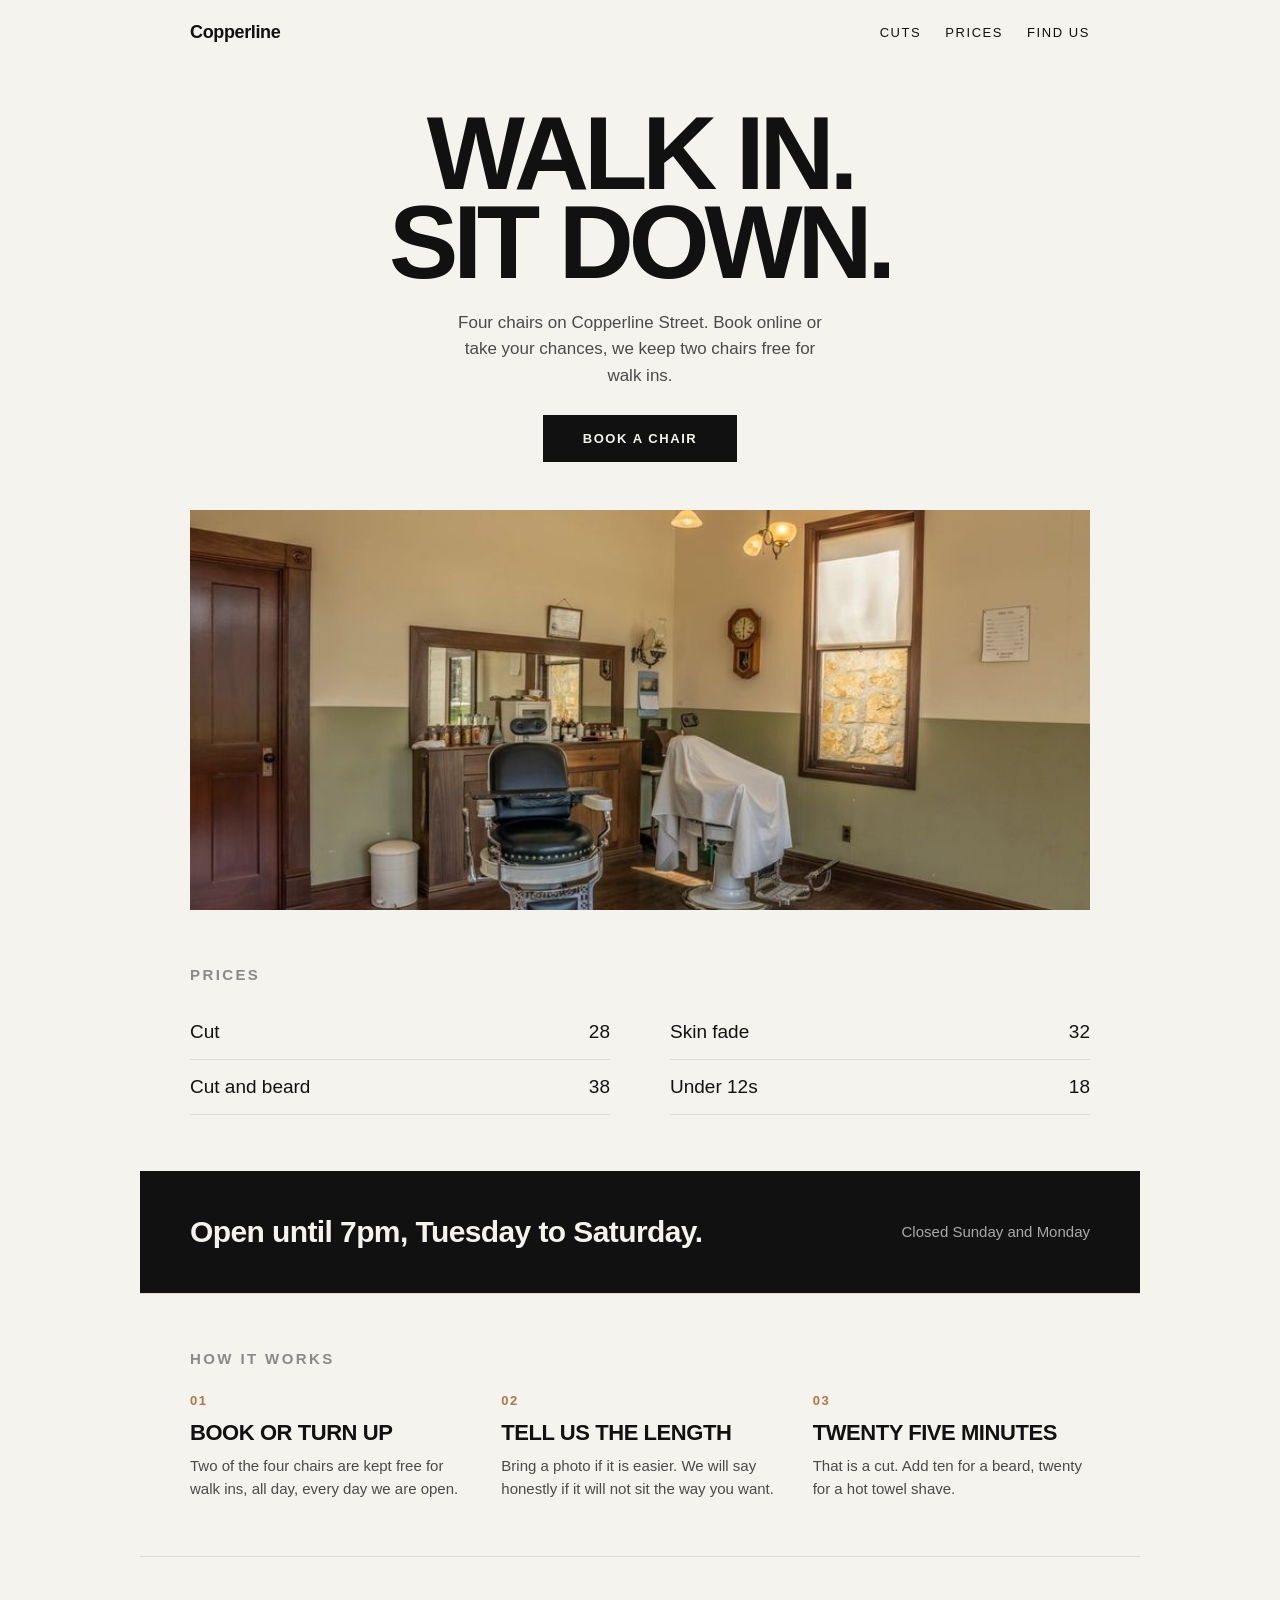
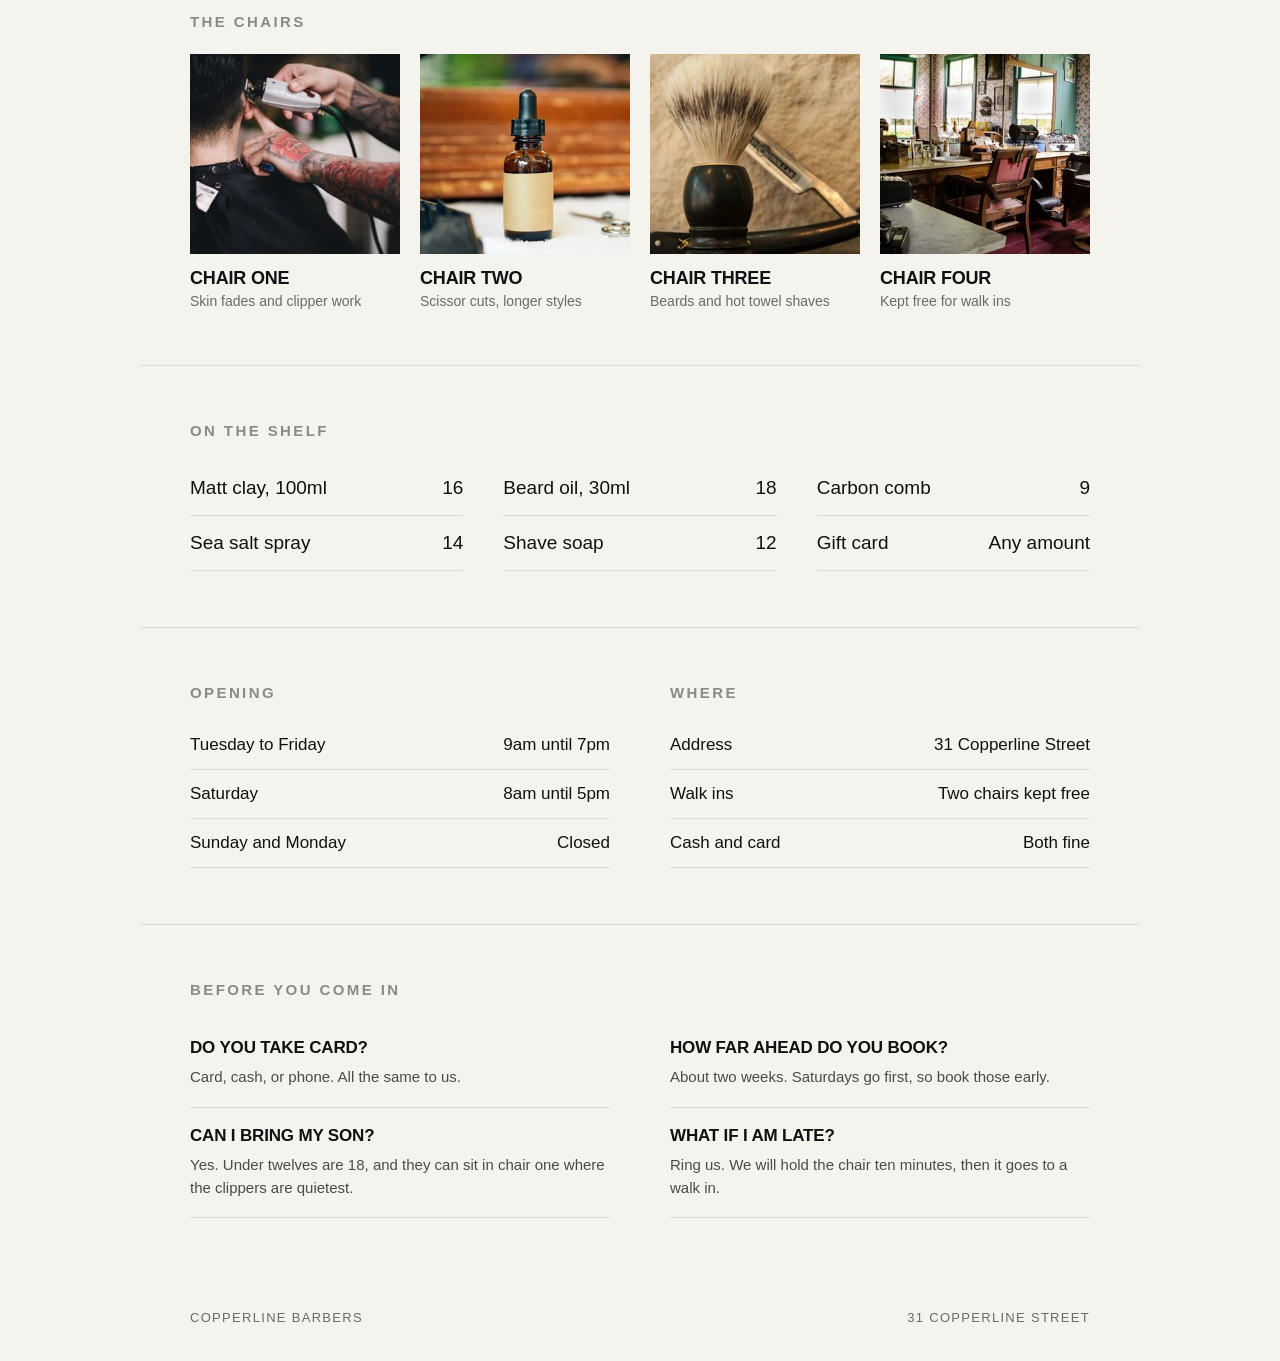
<file: mockups/barbers.html>
<!doctype html>
<html lang="en"><head><meta charset="utf-8"><title>Copperline Barbers</title>
<meta name="viewport" content="width=device-width, initial-scale=1">
<style>
*,*::before,*::after{box-sizing:border-box}
body{margin:0;width:100%;max-width:1000px;margin-inline:auto;background:#F5F3EE;color:#111;font-family:Arial,Helvetica,sans-serif}
img{display:block;max-width:100%}
a{text-decoration:none;color:inherit}
h1,h2,h3,p,ul{margin:0}
ul{padding:0;list-style:none}

nav{display:flex;justify-content:space-between;align-items:center;padding:22px 50px;font-size:13px;text-transform:uppercase;letter-spacing:.12em}
nav ul{display:flex;gap:24px}
.mark{font-weight:900;font-size:18px;letter-spacing:-.02em;text-transform:none}
.hero{padding:44px 50px 0;text-align:center}
.hero h1{font-size:104px;line-height:.86;letter-spacing:-.05em;font-weight:900;text-transform:uppercase}
.hero p{margin:22px auto 0;max-width:40ch;font-size:17px;line-height:1.55;color:#4A4A4A}
.book{display:inline-block;margin-top:26px;background:#111;color:#F5F3EE;padding:16px 40px;text-transform:uppercase;letter-spacing:.12em;font-size:13px;font-weight:700}
.strip{margin-top:48px;height:400px;overflow:hidden}
.strip img{width:100%;height:100%;object-fit:cover}
.price{padding:56px 50px;display:grid;grid-template-columns:1fr 1fr;gap:0 60px}
.price h2{grid-column:1/-1;font-size:15px;text-transform:uppercase;letter-spacing:.16em;margin-bottom:22px;color:#8A8A8A}
.line{display:flex;justify-content:space-between;padding:16px 0;border-bottom:1px solid #DEDAD1;font-size:19px}
.hours{background:#111;color:#F5F3EE;padding:44px 50px;display:flex;justify-content:space-between;align-items:center}
.hours h3{font-size:30px;letter-spacing:-.02em}
.hours span{font-size:15px;color:#A9A9A9}
footer{padding:36px 50px;font-size:13px;text-transform:uppercase;letter-spacing:.1em;color:#6A6A6A;display:flex;justify-content:space-between}


.chairs{padding:56px 50px;border-top:1px solid #DEDAD1}
.chairs h2{font-size:15px;text-transform:uppercase;letter-spacing:.16em;color:#8A8A8A;margin-bottom:24px}
.cgrid{display:grid;grid-template-columns:repeat(4,1fr);gap:20px}
.cgrid img{width:100%;height:200px;object-fit:cover}
.cgrid .ph{width:100%;height:200px;background:#E6E2D9}
.cgrid h3{margin-top:14px;font-size:18px;font-weight:900;text-transform:uppercase;letter-spacing:-.01em}
.cgrid p{margin-top:4px;font-size:14px;color:#6A6A6A}
.find{padding:56px 50px;border-top:1px solid #DEDAD1;display:grid;grid-template-columns:1fr 1fr;gap:60px}
.find h3{font-size:15px;text-transform:uppercase;letter-spacing:.16em;color:#8A8A8A;margin-bottom:20px}
.find .l{display:flex;justify-content:space-between;padding:14px 0;border-bottom:1px solid #DEDAD1;font-size:17px}

.how{padding:56px 50px;border-top:1px solid #DEDAD1}
.how h2{font-size:15px;text-transform:uppercase;letter-spacing:.16em;color:#8A8A8A;margin-bottom:26px}
.hgrid{display:grid;grid-template-columns:repeat(3,1fr);gap:34px}
.hgrid .n{font-size:13px;font-weight:700;letter-spacing:.12em;color:#B0764A}
.hgrid h3{margin-top:12px;font-size:22px;font-weight:900;text-transform:uppercase;letter-spacing:-.02em}
.hgrid p{margin-top:8px;font-size:15px;line-height:1.55;color:#4A4A4A}
.kit{padding:56px 50px;border-top:1px solid #DEDAD1}
.kit h2{font-size:15px;text-transform:uppercase;letter-spacing:.16em;color:#8A8A8A;margin-bottom:22px}
.kgrid{display:grid;grid-template-columns:repeat(3,1fr);gap:0 40px}
.faq{padding:56px 50px;border-top:1px solid #DEDAD1;display:grid;grid-template-columns:1fr 1fr;gap:0 60px}
.faq h2{grid-column:1/-1;font-size:15px;text-transform:uppercase;letter-spacing:.16em;color:#8A8A8A;margin-bottom:22px}
.q{padding:18px 0;border-bottom:1px solid #DEDAD1}
.q h3{font-size:17px;font-weight:900;text-transform:uppercase;letter-spacing:-.01em}
.q p{margin-top:7px;font-size:15px;line-height:1.55;color:#4A4A4A}

@media (max-width: 760px){
  body{font-size:15px}
  nav{flex-wrap:wrap;gap:10px}
  nav ul{gap:16px;font-size:13px;flex-wrap:wrap}
  .hero{grid-template-columns:1fr !important;padding-left:24px;padding-right:24px}
  .hero h1{font-size:40px !important}
  .hero img{height:240px !important}
  .cards,.grid,.svc,.team,.two,.gal,.cgrid,.chairs .cgrid,.find,.hgrid,.kgrid,.faq{grid-template-columns:1fr !important}
  .band,.sub,.hrs,.hours,.price,.fees,.menu,.clients,.how,.kit,.faq{
    padding-left:24px !important;padding-right:24px !important}
  .band,.sub,.hours,.hrs{flex-direction:column;align-items:flex-start;gap:18px;
    grid-template-columns:1fr !important;text-align:left}
  .band h2,.sub h2,.hrs h2,.hours h3{font-size:26px !important;max-width:none}
  .fields{grid-template-columns:1fr !important}
  .price{grid-template-columns:1fr !important}
  footer{flex-direction:column;gap:8px;align-items:flex-start}
}
</style></head><body>

<nav><span class="mark">Copperline</span><ul><li>Cuts</li><li>Prices</li><li>Find us</li></ul></nav>
<section class="hero">
  <h1>Walk in.<br>Sit down.</h1>
  <p>Four chairs on Copperline Street. Book online or take your chances, we keep two chairs free for walk ins.</p>
  <a class="book">Book a chair</a>
  <div class="strip"><img loading="lazy" decoding="async" src="img/barber-hero.jpg" width="840" height="480" alt="The shop floor, chairs and mirrors"></div>
</section>
<section class="price">
  <h2>Prices</h2>
  <div><div class="line"><span>Cut</span><span>28</span></div><div class="line"><span>Cut and beard</span><span>38</span></div></div>
  <div><div class="line"><span>Skin fade</span><span>32</span></div><div class="line"><span>Under 12s</span><span>18</span></div></div>
</section>
<section class="hours">
  <h3>Open until 7pm, Tuesday to Saturday.</h3>
  <span>Closed Sunday and Monday</span>
</section>
<section class="how">
  <h2>How it works</h2>
  <div class="hgrid">
    <div><div class="n">01</div><h3>Book or turn up</h3><p>Two of the four chairs are kept free for walk ins, all day, every day we are open.</p></div>
    <div><div class="n">02</div><h3>Tell us the length</h3><p>Bring a photo if it is easier. We will say honestly if it will not sit the way you want.</p></div>
    <div><div class="n">03</div><h3>Twenty five minutes</h3><p>That is a cut. Add ten for a beard, twenty for a hot towel shave.</p></div>
  </div>
</section>

<section class="chairs">
  <h2>The chairs</h2>
  <div class="cgrid">
    <div><img loading="lazy" decoding="async" src="img/barber-a.jpg" width="300" height="360" alt="A barber running clippers over a client's neckline"><h3>Chair one</h3><p>Skin fades and clipper work</p></div>
    <div><img loading="lazy" decoding="async" src="img/barber-b.jpg" width="300" height="360" alt="Beard oil and tools laid out on the counter"><h3>Chair two</h3><p>Scissor cuts, longer styles</p></div>
    <div><img loading="lazy" decoding="async" src="img/barber-c.jpg" width="300" height="360" alt="A shaving brush beside a straight razor"><h3>Chair three</h3><p>Beards and hot towel shaves</p></div>
    <div><img loading="lazy" decoding="async" src="img/barber-d.jpg" width="300" height="360" alt="The seating area by the window"><h3>Chair four</h3><p>Kept free for walk ins</p></div>
  </div>
</section>
<section class="kit">
  <h2>On the shelf</h2>
  <div class="kgrid">
    <div><div class="line"><span>Matt clay, 100ml</span><span>16</span></div><div class="line"><span>Sea salt spray</span><span>14</span></div></div>
    <div><div class="line"><span>Beard oil, 30ml</span><span>18</span></div><div class="line"><span>Shave soap</span><span>12</span></div></div>
    <div><div class="line"><span>Carbon comb</span><span>9</span></div><div class="line"><span>Gift card</span><span>Any amount</span></div></div>
  </div>
</section>

<section class="find">
  <div>
    <h3>Opening</h3>
    <div class="l"><span>Tuesday to Friday</span><span>9am until 7pm</span></div>
    <div class="l"><span>Saturday</span><span>8am until 5pm</span></div>
    <div class="l"><span>Sunday and Monday</span><span>Closed</span></div>
  </div>
  <div>
    <h3>Where</h3>
    <div class="l"><span>Address</span><span>31 Copperline Street</span></div>
    <div class="l"><span>Walk ins</span><span>Two chairs kept free</span></div>
    <div class="l"><span>Cash and card</span><span>Both fine</span></div>
  </div>
</section>
<section class="faq">
  <h2>Before you come in</h2>
  <div>
    <div class="q"><h3>Do you take card?</h3><p>Card, cash, or phone. All the same to us.</p></div>
    <div class="q"><h3>Can I bring my son?</h3><p>Yes. Under twelves are 18, and they can sit in chair one where the clippers are quietest.</p></div>
  </div>
  <div>
    <div class="q"><h3>How far ahead do you book?</h3><p>About two weeks. Saturdays go first, so book those early.</p></div>
    <div class="q"><h3>What if I am late?</h3><p>Ring us. We will hold the chair ten minutes, then it goes to a walk in.</p></div>
  </div>
</section>

<footer><span>Copperline Barbers</span><span>31 Copperline Street</span></footer>

</body></html>
</file>
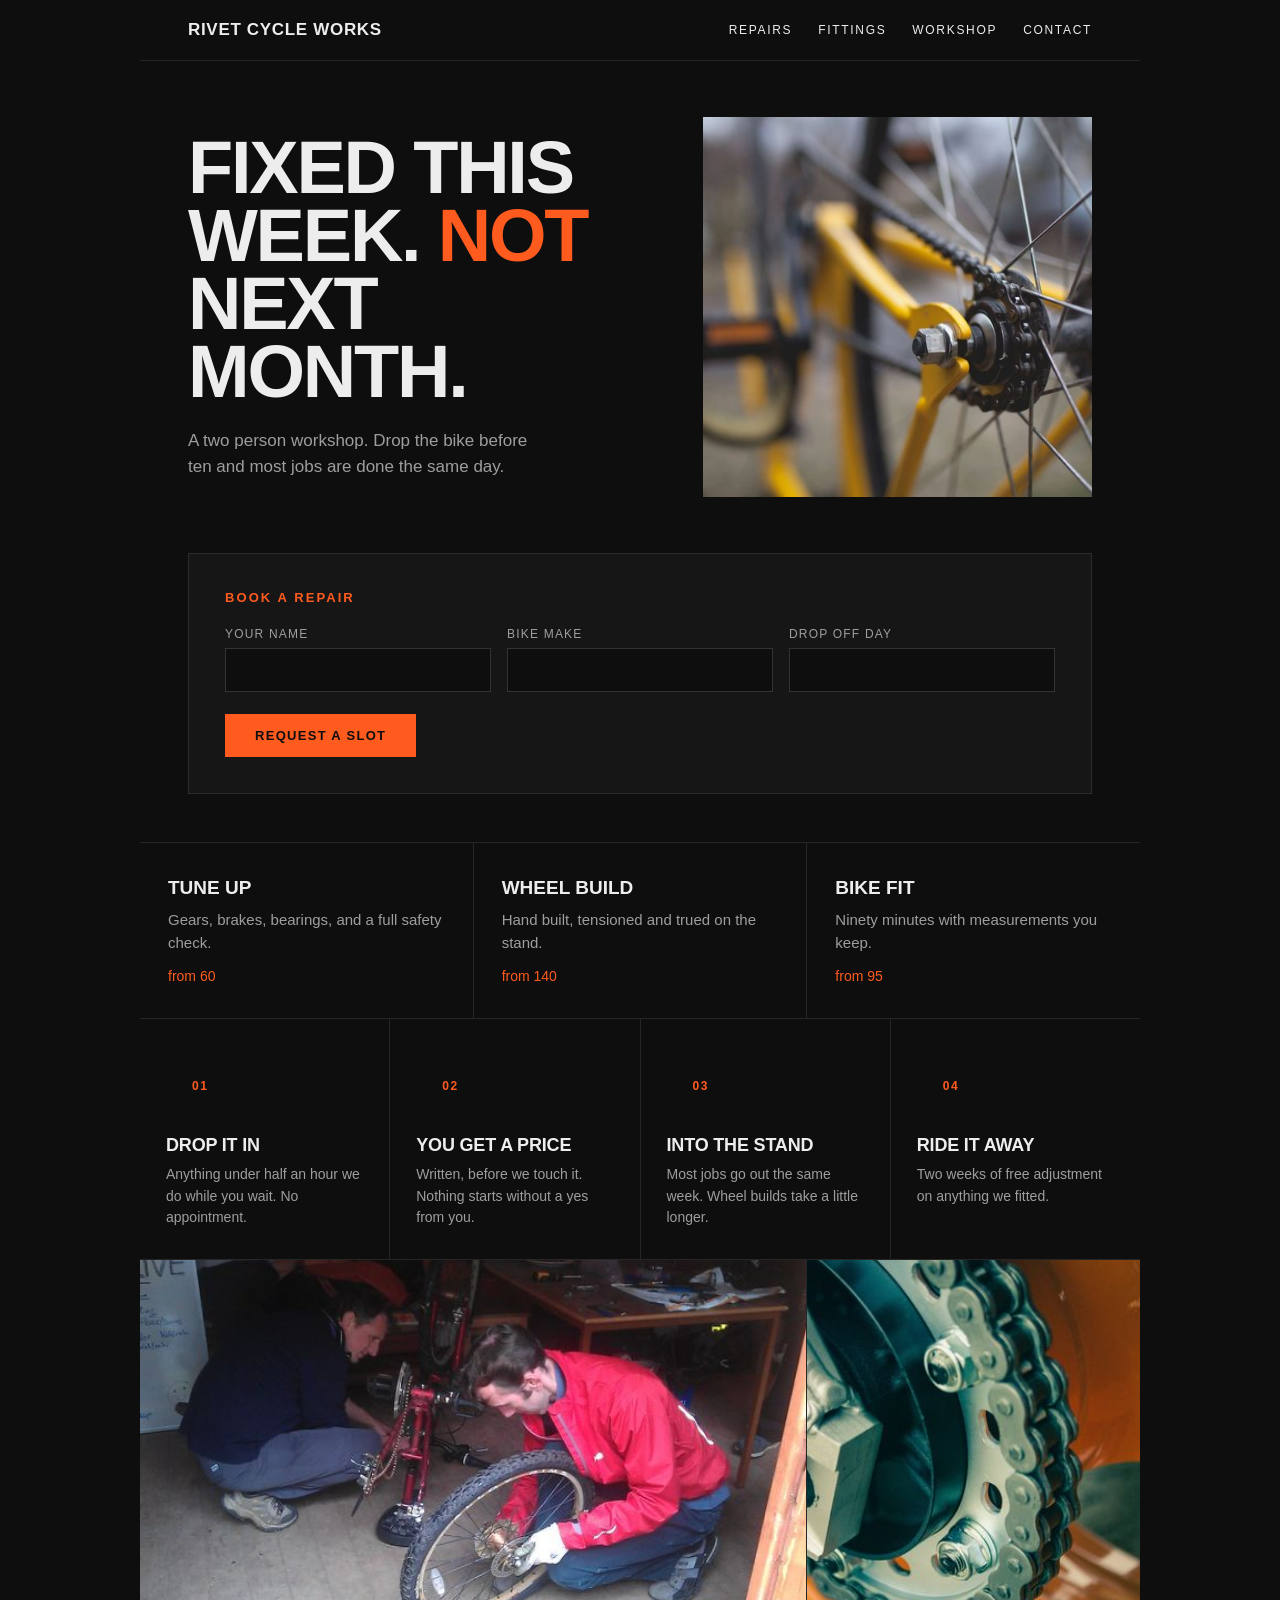
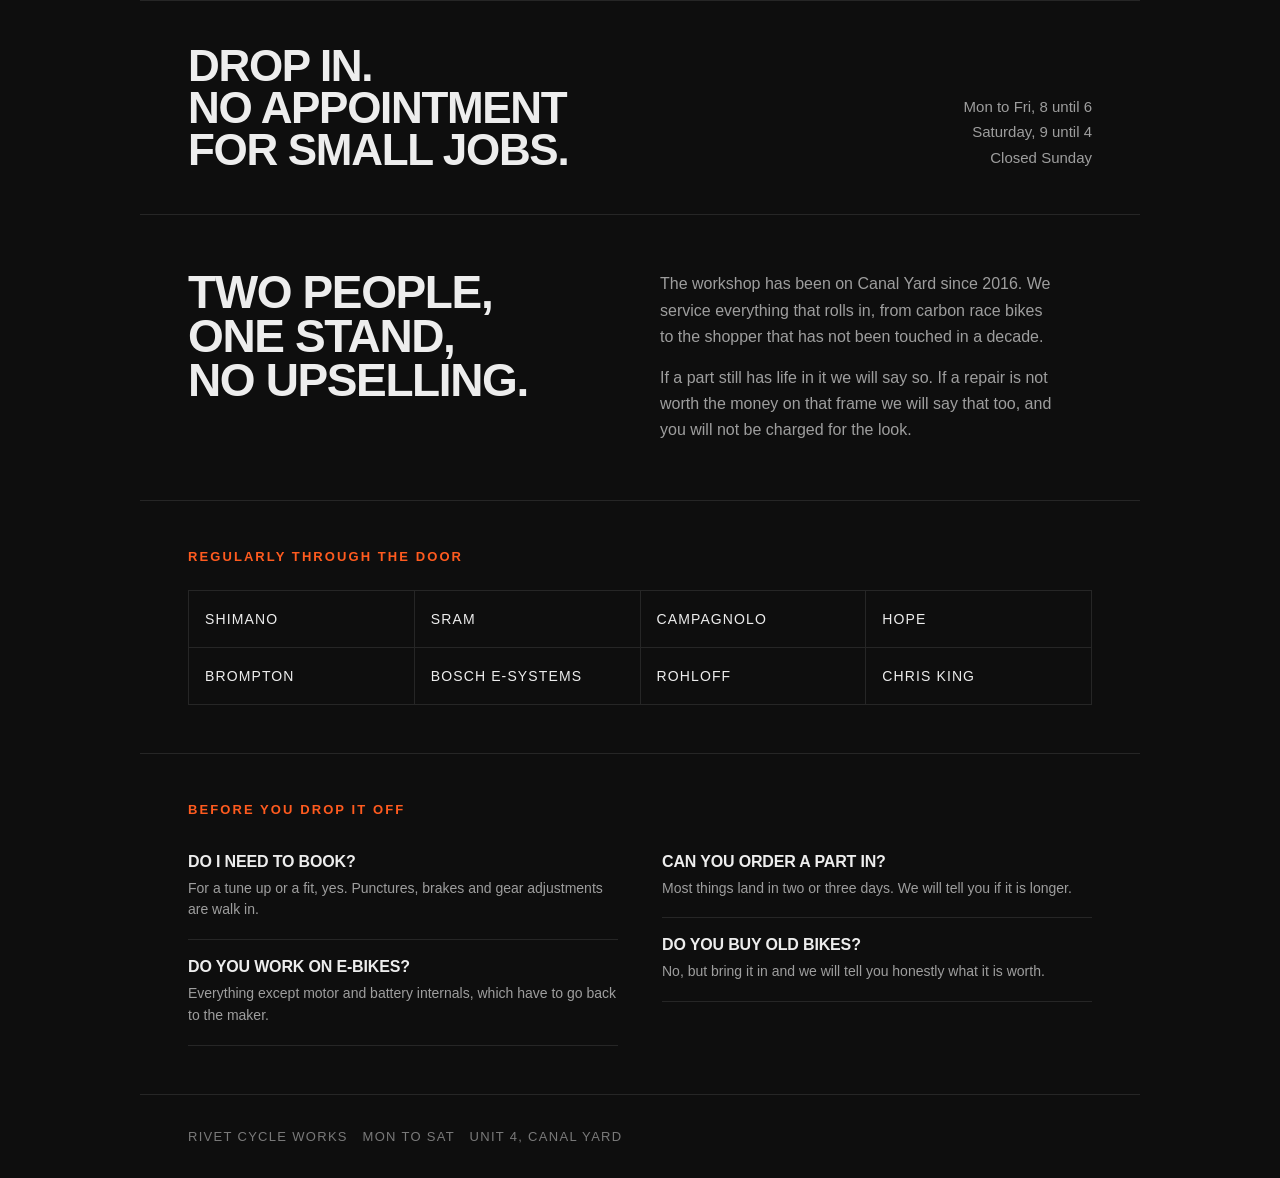
<file: mockups/cycle.html>
<!doctype html>
<html lang="en"><head><meta charset="utf-8"><title>Rivet Cycle Works</title>
<meta name="viewport" content="width=device-width, initial-scale=1">
<style>
*,*::before,*::after{box-sizing:border-box}
body{margin:0;width:100%;max-width:1000px;margin-inline:auto;background:#0E0E0E;color:#EDEDED;font-family:Arial,Helvetica,sans-serif}
img{display:block;max-width:100%}
a{text-decoration:none;color:inherit}
h1,h2,h3,p,ul{margin:0}
ul{padding:0;list-style:none}

nav{display:flex;justify-content:space-between;align-items:center;padding:20px 48px;border-bottom:1px solid #262626;text-transform:uppercase;font-size:12px;letter-spacing:.14em}
nav ul{display:flex;gap:26px}
.mark{font-weight:800;font-size:17px;letter-spacing:.04em}
.hero{padding:56px 48px;display:grid;grid-template-columns:1.1fr .9fr;gap:40px;align-items:center}
.hero h1{font-size:74px;line-height:.92;letter-spacing:-.03em;text-transform:uppercase;font-weight:800}
.hero h1 em{font-style:normal;color:#FF5B1F}
.hero p{margin-top:22px;color:#9E9E9E;font-size:17px;line-height:1.55;max-width:38ch}
.hero img{width:100%;height:380px;object-fit:cover}
.book{margin:0 48px;background:#161616;border:1px solid #2B2B2B;padding:36px}
.book h2{font-size:13px;letter-spacing:.16em;text-transform:uppercase;color:#FF5B1F;margin-bottom:22px}
.fields{display:grid;grid-template-columns:repeat(3,1fr);gap:16px}
.f label{display:block;font-size:12px;color:#9E9E9E;margin-bottom:7px;text-transform:uppercase;letter-spacing:.1em}
.f div{border:1px solid #333;height:44px;background:#0E0E0E}
.submit{margin-top:22px;background:#FF5B1F;color:#0E0E0E;display:inline-block;padding:14px 30px;font-weight:800;text-transform:uppercase;font-size:13px;letter-spacing:.1em}
.svc{display:grid;grid-template-columns:repeat(3,1fr);gap:1px;background:#262626;margin-top:48px;border-top:1px solid #262626}
.svc div{background:#0E0E0E;padding:34px 28px}
.svc h3{font-size:19px;text-transform:uppercase}
.svc p{margin-top:10px;color:#9E9E9E;font-size:15px;line-height:1.5}
.svc span{color:#FF5B1F;font-size:14px;display:block;margin-top:14px}
.gal{display:grid;grid-template-columns:2fr 1fr;gap:1px;background:#262626;border-top:1px solid #262626}
.gal img{width:100%;height:340px;object-fit:cover;display:block}
.hrs{padding:44px 48px;border-top:1px solid #262626;display:flex;justify-content:space-between;align-items:flex-end}
.hrs h2{font-size:44px;text-transform:uppercase;font-weight:800;letter-spacing:-.03em;line-height:.95}
.hrs p{color:#9E9E9E;font-size:15px;line-height:1.7;text-align:right}
footer{padding:34px 48px;border-top:1px solid #262626;color:#7A7A7A;font-size:13px;text-transform:uppercase;letter-spacing:.1em}


.about{padding:56px 48px;border-top:1px solid #262626;display:grid;grid-template-columns:1fr 1fr;gap:40px;align-items:start}
.about h2{font-size:46px;text-transform:uppercase;font-weight:800;letter-spacing:-.03em;line-height:.95}
.about p{color:#9E9E9E;font-size:16px;line-height:1.65;max-width:44ch}
.about p+p{margin-top:14px}
.brands{padding:48px;border-top:1px solid #262626}
.brands h2{font-size:13px;letter-spacing:.16em;text-transform:uppercase;color:#FF5B1F;margin-bottom:26px}
.blist{display:grid;grid-template-columns:repeat(4,1fr);gap:1px;background:#262626;border:1px solid #262626}
.blist span{background:#0E0E0E;padding:20px 16px;font-size:14px;text-transform:uppercase;letter-spacing:.08em}

.flow{display:grid;grid-template-columns:repeat(4,1fr);gap:1px;background:#262626;border-top:1px solid #262626}
.flow div{background:#0E0E0E;padding:30px 26px}
.flow .n{font-size:12px;letter-spacing:.14em;color:#FF5B1F;font-weight:800}
.flow h3{margin-top:12px;font-size:18px;text-transform:uppercase;font-weight:800;letter-spacing:-.01em}
.flow p{margin-top:8px;color:#9E9E9E;font-size:14px;line-height:1.55}
.faq{padding:48px;border-top:1px solid #262626;display:grid;grid-template-columns:1fr 1fr;gap:0 44px}
.faq h2{grid-column:1/-1;font-size:13px;letter-spacing:.16em;text-transform:uppercase;color:#FF5B1F;margin-bottom:18px}
.q{padding:18px 0;border-bottom:1px solid #262626}
.q h3{font-size:16px;text-transform:uppercase;font-weight:800;letter-spacing:-.01em}
.q p{margin-top:7px;color:#9E9E9E;font-size:14px;line-height:1.55}

@media (max-width: 760px){
  body{font-size:15px}
  nav{flex-wrap:wrap;gap:10px}
  nav ul{gap:16px;font-size:13px;flex-wrap:wrap}
  .hero{grid-template-columns:1fr !important;padding-left:24px;padding-right:24px}
  .hero h1{font-size:40px !important}
  .hero img{height:240px !important}
  .cards,.grid,.svc,.team,.two,.gal,.about,.blist,.flow,.faq{grid-template-columns:1fr !important}
  .band,.sub,.hrs,.hours,.price,.fees,.menu,.book,.clients,.faq{
    padding-left:24px !important;padding-right:24px !important}
  .band,.sub,.hours,.hrs{flex-direction:column;align-items:flex-start;gap:18px;
    grid-template-columns:1fr !important;text-align:left}
  .band h2,.sub h2,.hrs h2,.hours h3{font-size:26px !important;max-width:none}
  .fields{grid-template-columns:1fr !important}
  .price{grid-template-columns:1fr !important}
  footer{flex-direction:column;gap:8px;align-items:flex-start}
}
</style></head><body>

<nav><span class="mark">Rivet Cycle Works</span><ul><li>Repairs</li><li>Fittings</li><li>Workshop</li><li>Contact</li></ul></nav>
<section class="hero">
  <div>
    <h1>Fixed this<br>week. <em>Not</em><br>next month.</h1>
    <p>A two person workshop. Drop the bike before ten and most jobs are done the same day.</p>
  </div>
  <img loading="lazy" decoding="async" src="img/cycle-hero.jpg" width="540" height="460" alt="The hub and spokes of a wheel on the stand">
</section>
<section class="book">
  <h2>Book a repair</h2>
  <div class="fields">
    <div class="f"><label>Your name</label><div></div></div>
    <div class="f"><label>Bike make</label><div></div></div>
    <div class="f"><label>Drop off day</label><div></div></div>
  </div>
  <span class="submit">Request a slot</span>
</section>
<section class="svc">
  <div><h3>Tune up</h3><p>Gears, brakes, bearings, and a full safety check.</p><span>from 60</span></div>
  <div><h3>Wheel build</h3><p>Hand built, tensioned and trued on the stand.</p><span>from 140</span></div>
  <div><h3>Bike fit</h3><p>Ninety minutes with measurements you keep.</p><span>from 95</span></div>
</section>
<section class="flow">
  <div><div class="n">01</div><h3>Drop it in</h3><p>Anything under half an hour we do while you wait. No appointment.</p></div>
  <div><div class="n">02</div><h3>You get a price</h3><p>Written, before we touch it. Nothing starts without a yes from you.</p></div>
  <div><div class="n">03</div><h3>Into the stand</h3><p>Most jobs go out the same week. Wheel builds take a little longer.</p></div>
  <div><div class="n">04</div><h3>Ride it away</h3><p>Two weeks of free adjustment on anything we fitted.</p></div>
</section>

<section class="gal">
  <img loading="lazy" decoding="async" src="img/cycle-a.jpg" width="600" height="410" alt="A mechanic working on a bicycle">
  <img loading="lazy" decoding="async" src="img/cycle-b.jpg" width="320" height="410" alt="A chainring and drivetrain">
</section>
<section class="hrs">
  <h2>Drop in.<br>No appointment<br>for small jobs.</h2>
  <p>Mon to Fri, 8 until 6<br>Saturday, 9 until 4<br>Closed Sunday</p>
</section>
<section class="about">
  <h2>Two people,<br>one stand,<br>no upselling.</h2>
  <div>
    <p>The workshop has been on Canal Yard since 2016. We service everything that rolls in, from carbon race bikes to the shopper that has not been touched in a decade.</p>
    <p>If a part still has life in it we will say so. If a repair is not worth the money on that frame we will say that too, and you will not be charged for the look.</p>
  </div>
</section>
<section class="brands">
  <h2>Regularly through the door</h2>
  <div class="blist">
    <span>Shimano</span><span>SRAM</span><span>Campagnolo</span><span>Hope</span>
    <span>Brompton</span><span>Bosch e-systems</span><span>Rohloff</span><span>Chris King</span>
  </div>
</section>
<section class="faq">
  <h2>Before you drop it off</h2>
  <div>
    <div class="q"><h3>Do I need to book?</h3><p>For a tune up or a fit, yes. Punctures, brakes and gear adjustments are walk in.</p></div>
    <div class="q"><h3>Do you work on e-bikes?</h3><p>Everything except motor and battery internals, which have to go back to the maker.</p></div>
  </div>
  <div>
    <div class="q"><h3>Can you order a part in?</h3><p>Most things land in two or three days. We will tell you if it is longer.</p></div>
    <div class="q"><h3>Do you buy old bikes?</h3><p>No, but bring it in and we will tell you honestly what it is worth.</p></div>
  </div>
</section>
<footer>Rivet Cycle Works &nbsp; Mon to Sat &nbsp; Unit 4, Canal Yard</footer>

</body></html>
</file>
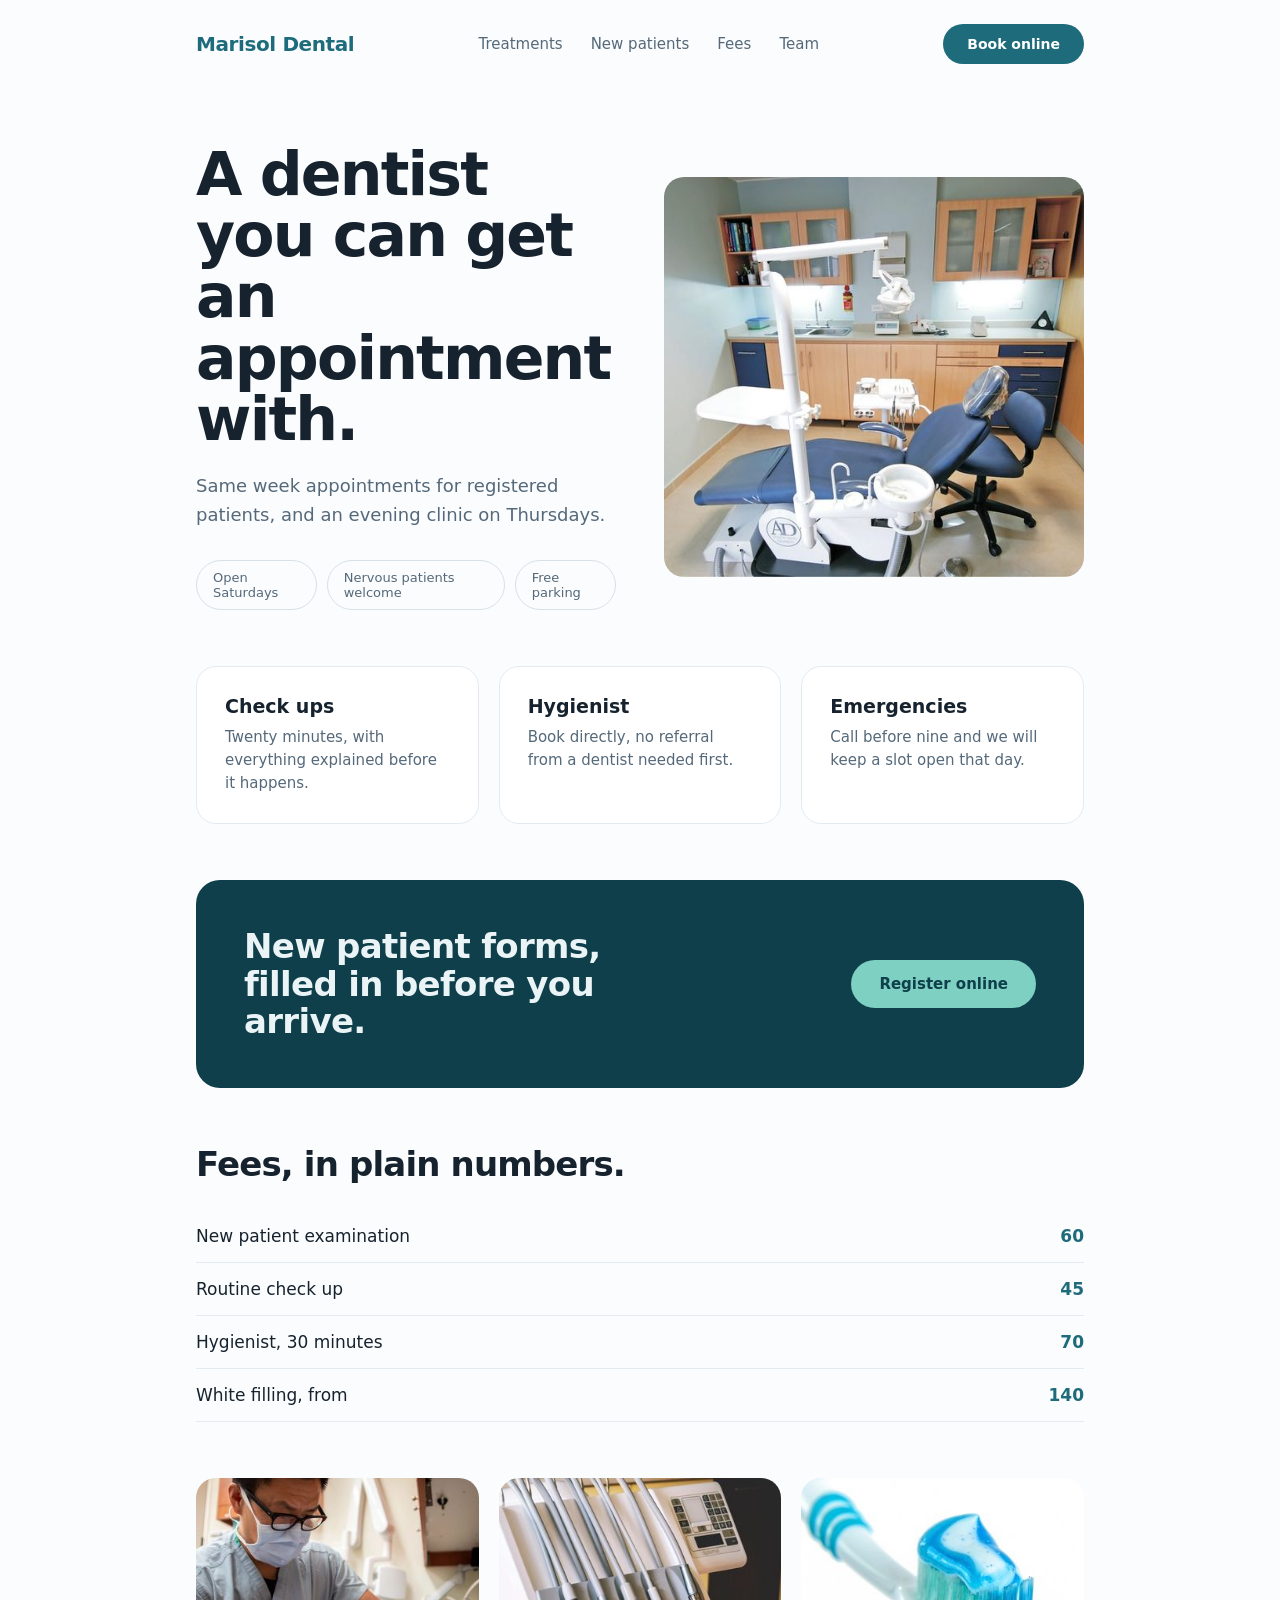
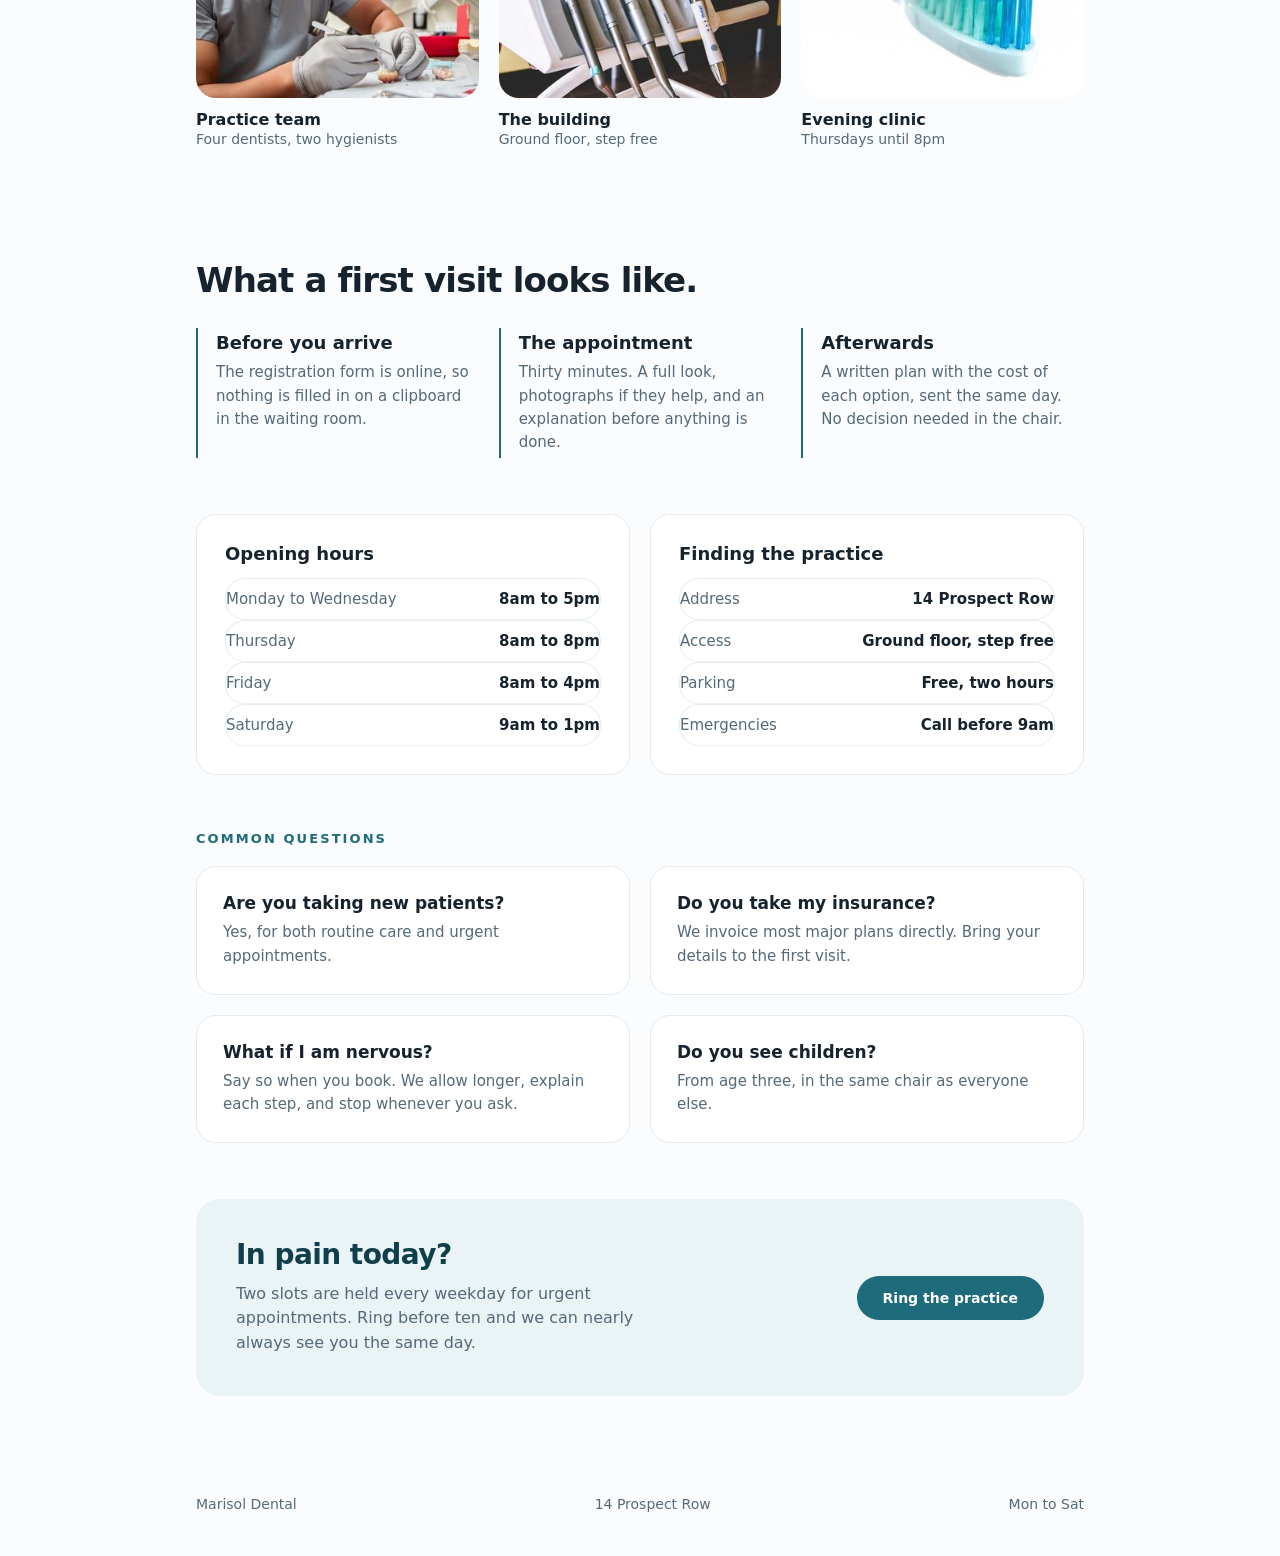
<file: mockups/dental.html>
<!doctype html>
<html lang="en"><head><meta charset="utf-8"><title>Marisol Dental</title>
<meta name="viewport" content="width=device-width, initial-scale=1">
<style>
*,*::before,*::after{box-sizing:border-box}
body{margin:0;width:100%;max-width:1000px;margin-inline:auto;background:#FBFCFD;color:#16232E;font-family:system-ui,Segoe UI,sans-serif}
img{display:block;max-width:100%}
a{text-decoration:none;color:inherit}
h1,h2,h3,p,ul{margin:0}
ul{padding:0;list-style:none}

nav{display:flex;justify-content:space-between;align-items:center;padding:24px 56px;font-size:15px}
nav ul{display:flex;gap:28px;color:#55697A}
.mark{font-weight:700;font-size:20px;letter-spacing:-.02em;color:#1E6B7B}
.btn{background:#1E6B7B;color:#fff;padding:12px 24px;border-radius:999px;font-size:14px;font-weight:600}
.hero{display:grid;grid-template-columns:1fr 1fr;gap:48px;align-items:center;padding:56px}
.hero h1{font-size:60px;line-height:1.02;letter-spacing:-.03em;max-width:13ch}
.hero p{margin-top:22px;color:#55697A;font-size:18px;line-height:1.6;max-width:40ch}
.pills{margin-top:30px;display:flex;gap:10px}
.pills span{border:1px solid #D6E1E8;color:#55697A;border-radius:999px;padding:9px 16px;font-size:13px}
.hero img{width:100%;height:400px;object-fit:cover;border-radius:20px}
.cards{display:grid;grid-template-columns:repeat(3,1fr);gap:20px;padding:0 56px 56px}
.cards div{background:#fff;border:1px solid #E4EBF0;border-radius:20px;padding:28px}
.cards h3{font-size:19px}
.cards p{margin-top:9px;color:#55697A;font-size:15px;line-height:1.55}
.band{background:#0F3F4A;color:#EAF3F5;margin:0 56px;border-radius:24px;padding:48px;display:flex;justify-content:space-between;align-items:center}
.band h2{font-size:34px;letter-spacing:-.02em;max-width:16ch;line-height:1.1}
.band a{background:#7ED0C3;color:#0F3F4A;padding:15px 28px;border-radius:999px;font-weight:700;font-size:15px}
footer{padding:44px 56px;color:#55697A;font-size:14px;display:flex;justify-content:space-between}
.fees{padding:56px}
.fees h2{font-size:34px;letter-spacing:-.025em;margin-bottom:26px}
.fee{display:flex;justify-content:space-between;padding:16px 0;border-bottom:1px solid #E4EBF0;font-size:17px}
.fee span:last-child{color:#1E6B7B;font-weight:700}
.team{display:grid;grid-template-columns:repeat(3,1fr);gap:20px;padding:0 56px 56px}
.team img{width:100%;height:220px;object-fit:cover;border-radius:20px}
.team p{margin-top:12px;font-weight:600;font-size:16px}
.team small{color:#55697A;font-size:14px}


.visit{padding:56px}
.visit h2{font-size:34px;letter-spacing:-.025em;margin-bottom:28px}
.vgrid{display:grid;grid-template-columns:repeat(3,1fr);gap:20px}
.vgrid div{border-left:2px solid #1E6B7B;padding:4px 0 4px 18px}
.vgrid h3{font-size:18px}
.vgrid p{margin-top:8px;color:#55697A;font-size:15px;line-height:1.55}
.where{padding:0 56px 56px;display:grid;grid-template-columns:1fr 1fr;gap:20px}
.where div{background:#fff;border:1px solid #E4EBF0;border-radius:20px;padding:28px}
.where h3{font-size:18px;margin-bottom:14px}
.where .l{display:flex;justify-content:space-between;padding:11px 0;border-bottom:1px solid #EDF2F5;font-size:15px;color:#55697A}
.where .l b{color:#16232E;font-weight:600}

.faq{padding:0 56px 56px}
.faq h2{font-size:13px;letter-spacing:.16em;text-transform:uppercase;color:#1E6B7B;margin-bottom:20px}
.qgrid{display:grid;grid-template-columns:1fr 1fr;gap:20px}
.qgrid div{background:#fff;border:1px solid #E4EBF0;border-radius:20px;padding:26px}
.qgrid h3{font-size:17px}
.qgrid p{margin-top:8px;color:#55697A;font-size:15px;line-height:1.55}
.urgent{background:#EAF3F5;margin:0 56px 56px;border-radius:24px;padding:40px;display:flex;justify-content:space-between;align-items:center;gap:28px}
.urgent h2{font-size:28px;letter-spacing:-.02em;max-width:16ch;line-height:1.15;color:#0F3F4A}
.urgent p{margin-top:10px;color:#55697A;font-size:16px;line-height:1.55;max-width:42ch}
.urgent span{background:#1E6B7B;color:#fff;padding:14px 26px;border-radius:999px;font-size:14px;font-weight:600;white-space:nowrap}

@media (max-width: 760px){
  body{font-size:15px}
  nav{flex-wrap:wrap;gap:10px}
  nav ul{gap:16px;font-size:13px;flex-wrap:wrap}
  .hero{grid-template-columns:1fr !important;padding-left:24px;padding-right:24px}
  .hero h1{font-size:40px !important}
  .hero img{height:240px !important}
  .cards,.grid,.svc,.team,.two,.gal,.visit .vgrid,.where,.vgrid,.qgrid{grid-template-columns:1fr !important}
  .band,.sub,.hrs,.hours,.price,.fees,.menu,.book,.clients,.faq{
    padding-left:24px !important;padding-right:24px !important}
  .band,.sub,.hours,.hrs,.urgent{flex-direction:column;align-items:flex-start;gap:18px;
    grid-template-columns:1fr !important;text-align:left}
  .band h2,.sub h2,.hrs h2,.hours h3{font-size:26px !important;max-width:none}
  .fields{grid-template-columns:1fr !important}
  .price{grid-template-columns:1fr !important}
  footer{flex-direction:column;gap:8px;align-items:flex-start}
}
</style></head><body>

<nav><span class="mark">Marisol Dental</span><ul><li>Treatments</li><li>New patients</li><li>Fees</li><li>Team</li></ul><a class="btn">Book online</a></nav>
<section class="hero">
  <div>
    <h1>A dentist you can get an appointment with.</h1>
    <p>Same week appointments for registered patients, and an evening clinic on Thursdays.</p>
    <div class="pills"><span>Open Saturdays</span><span>Nervous patients welcome</span><span>Free parking</span></div>
  </div>
  <img loading="lazy" decoding="async" src="img/dental-hero.jpg" width="540" height="480" alt="A treatment room, chair and light">
</section>
<section class="cards">
  <div><h3>Check ups</h3><p>Twenty minutes, with everything explained before it happens.</p></div>
  <div><h3>Hygienist</h3><p>Book directly, no referral from a dentist needed first.</p></div>
  <div><h3>Emergencies</h3><p>Call before nine and we will keep a slot open that day.</p></div>
</section>
<section class="band">
  <h2>New patient forms, filled in before you arrive.</h2>
  <a>Register online</a>
</section>
<section class="fees">
  <h2>Fees, in plain numbers.</h2>
  <div class="fee"><span>New patient examination</span><span>60</span></div>
  <div class="fee"><span>Routine check up</span><span>45</span></div>
  <div class="fee"><span>Hygienist, 30 minutes</span><span>70</span></div>
  <div class="fee"><span>White filling, from</span><span>140</span></div>
</section>
<section class="team">
  <div><img loading="lazy" decoding="async" src="img/dental-a.jpg" width="360" height="320" alt="A clinician at work in the practice"><p>Practice team</p><small>Four dentists, two hygienists</small></div>
  <div><img loading="lazy" decoding="async" src="img/dental-b.jpg" width="360" height="320" alt="Instruments on the unit"><p>The building</p><small>Ground floor, step free</small></div>
  <div><img loading="lazy" decoding="async" src="img/dental-c.jpg" width="360" height="320" alt="A toothbrush and toothpaste"><p>Evening clinic</p><small>Thursdays until 8pm</small></div>
</section>
<section class="visit">
  <h2>What a first visit looks like.</h2>
  <div class="vgrid">
    <div><h3>Before you arrive</h3><p>The registration form is online, so nothing is filled in on a clipboard in the waiting room.</p></div>
    <div><h3>The appointment</h3><p>Thirty minutes. A full look, photographs if they help, and an explanation before anything is done.</p></div>
    <div><h3>Afterwards</h3><p>A written plan with the cost of each option, sent the same day. No decision needed in the chair.</p></div>
  </div>
</section>
<section class="where">
  <div>
    <h3>Opening hours</h3>
    <div class="l"><span>Monday to Wednesday</span><b>8am to 5pm</b></div>
    <div class="l"><span>Thursday</span><b>8am to 8pm</b></div>
    <div class="l"><span>Friday</span><b>8am to 4pm</b></div>
    <div class="l"><span>Saturday</span><b>9am to 1pm</b></div>
  </div>
  <div>
    <h3>Finding the practice</h3>
    <div class="l"><span>Address</span><b>14 Prospect Row</b></div>
    <div class="l"><span>Access</span><b>Ground floor, step free</b></div>
    <div class="l"><span>Parking</span><b>Free, two hours</b></div>
    <div class="l"><span>Emergencies</span><b>Call before 9am</b></div>
  </div>
</section>
<section class="faq">
  <h2>Common questions</h2>
  <div class="qgrid">
    <div><h3>Are you taking new patients?</h3><p>Yes, for both routine care and urgent appointments.</p></div>
    <div><h3>Do you take my insurance?</h3><p>We invoice most major plans directly. Bring your details to the first visit.</p></div>
    <div><h3>What if I am nervous?</h3><p>Say so when you book. We allow longer, explain each step, and stop whenever you ask.</p></div>
    <div><h3>Do you see children?</h3><p>From age three, in the same chair as everyone else.</p></div>
  </div>
</section>
<section class="urgent">
  <div>
    <h2>In pain today?</h2>
    <p>Two slots are held every weekday for urgent appointments. Ring before ten and we can nearly always see you the same day.</p>
  </div>
  <span>Ring the practice</span>
</section>
<footer><span>Marisol Dental</span><span>14 Prospect Row</span><span>Mon to Sat</span></footer>

</body></html>
</file>
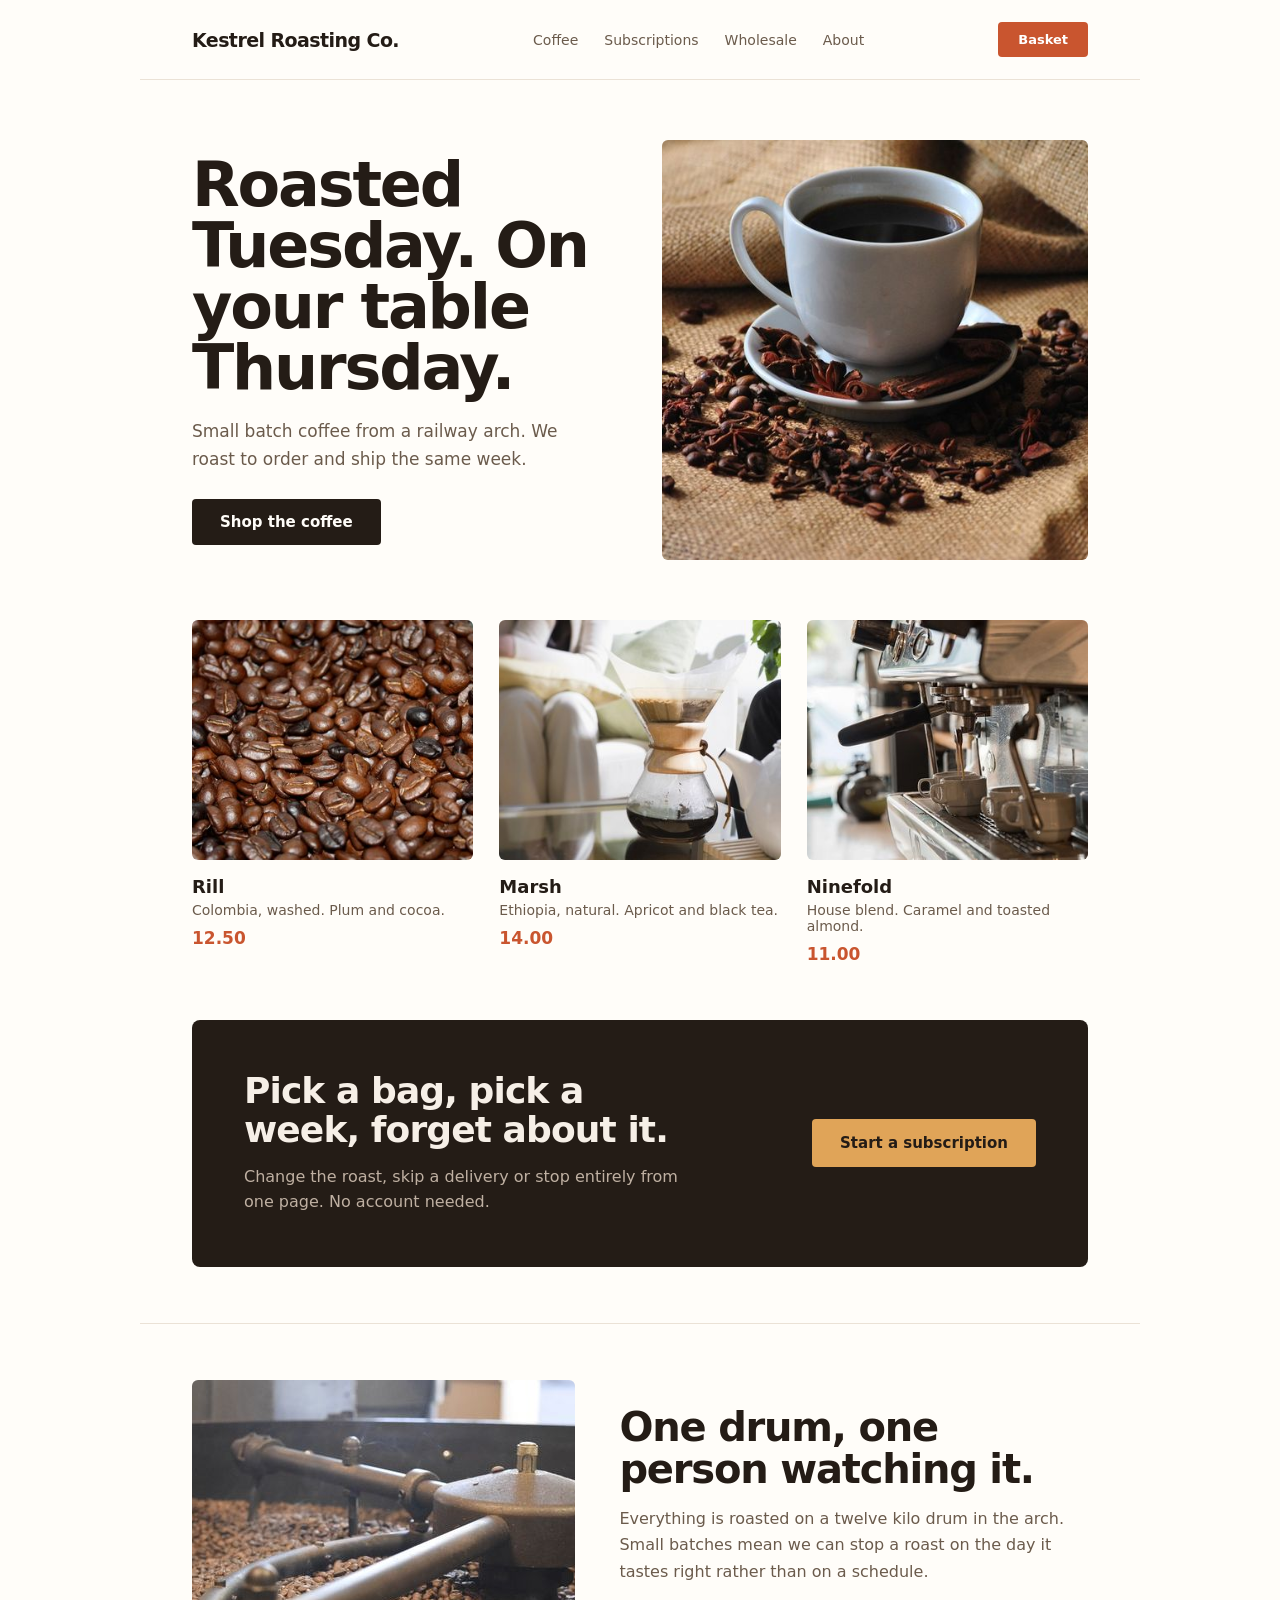
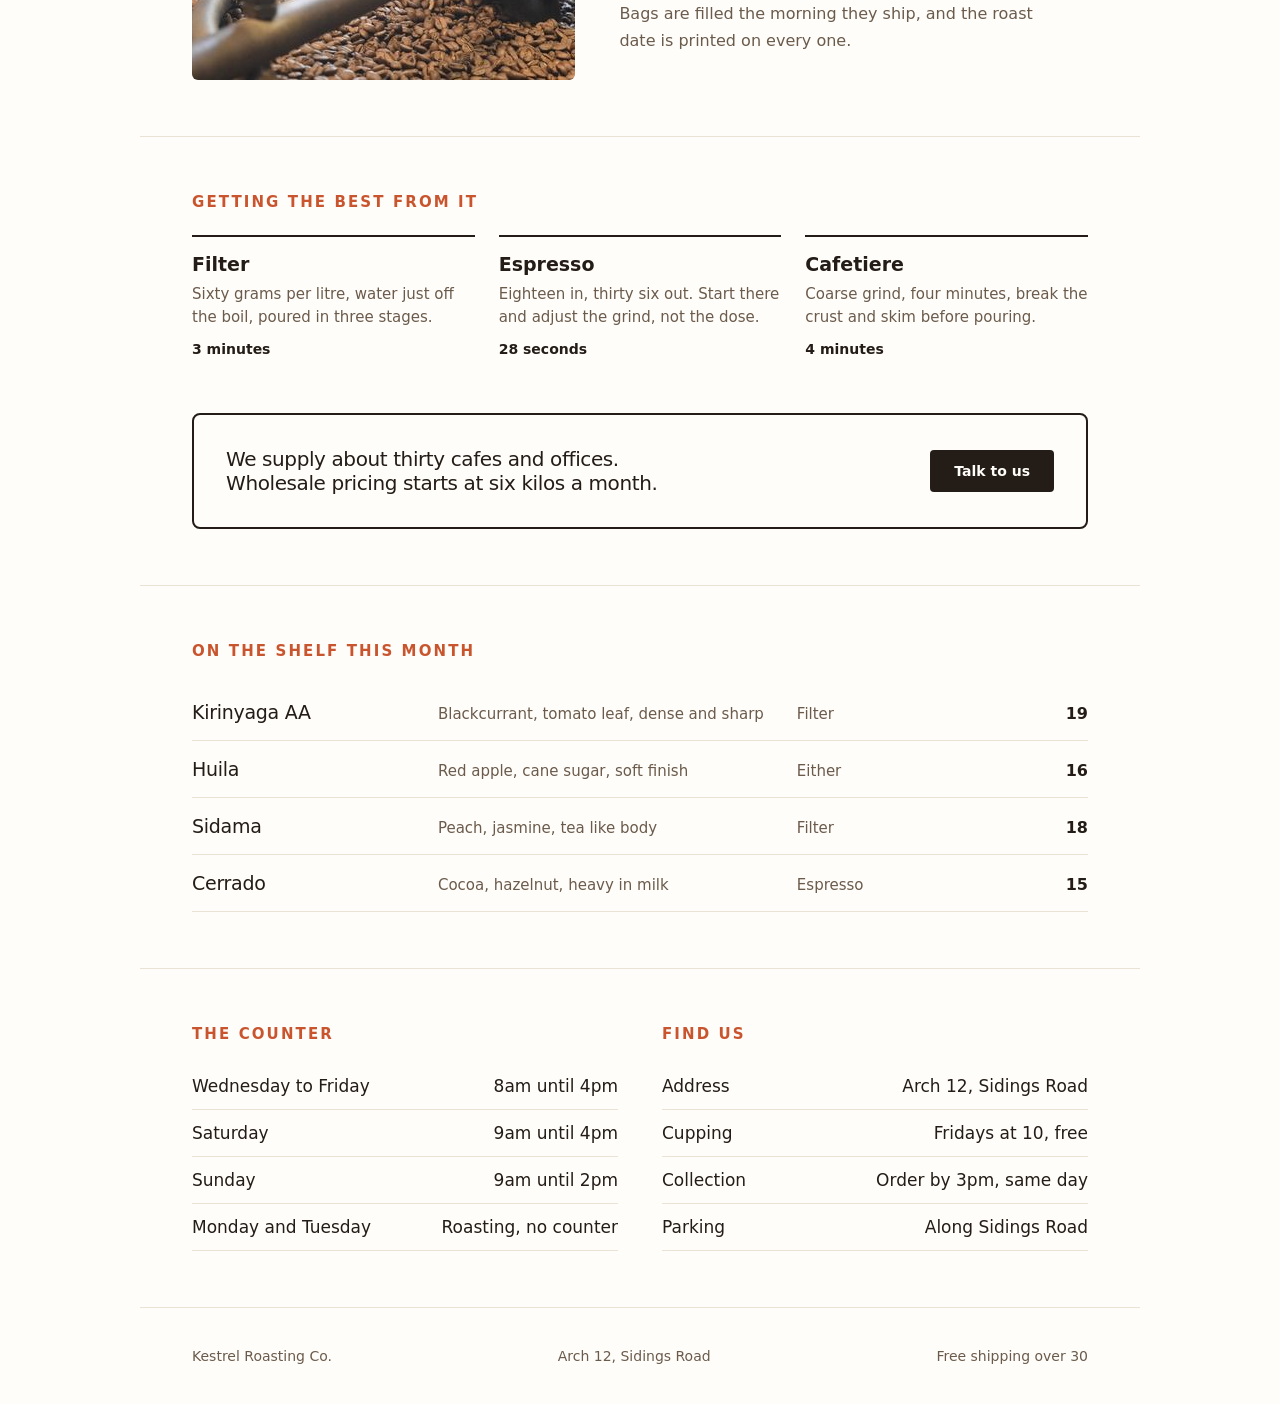
<file: mockups/roastery.html>
<!doctype html>
<html lang="en"><head><meta charset="utf-8"><title>Kestrel Roasting Co.</title>
<meta name="viewport" content="width=device-width, initial-scale=1">
<style>
*,*::before,*::after{box-sizing:border-box}
body{margin:0;width:100%;max-width:1000px;margin-inline:auto;background:#FFFDF9;color:#241C16;font-family:system-ui,Segoe UI,sans-serif}
img{display:block;max-width:100%}
a{text-decoration:none;color:inherit}
h1,h2,h3,p,ul{margin:0}
ul{padding:0;list-style:none}

nav{display:flex;justify-content:space-between;align-items:center;padding:22px 52px;border-bottom:1px solid #EBE2D6;font-size:14px}
nav ul{display:flex;gap:26px;color:#6B5B4C}
.mark{font-weight:800;font-size:19px;letter-spacing:-.03em}
.cart{background:#C9552F;color:#fff;padding:10px 20px;font-size:13px;font-weight:700;border-radius:4px}
.hero{padding:60px 52px;display:grid;grid-template-columns:1fr 1fr;gap:44px;align-items:center}
.hero h1{font-size:62px;line-height:.98;letter-spacing:-.035em}
.hero p{margin-top:20px;color:#6B5B4C;font-size:17px;line-height:1.6;max-width:36ch}
.hero .go{display:inline-block;margin-top:26px;background:#241C16;color:#FFFDF9;padding:14px 28px;border-radius:4px;font-weight:700;font-size:15px}
.hero img{width:100%;height:420px;object-fit:cover;border-radius:6px}
.grid{padding:0 52px 56px;display:grid;grid-template-columns:repeat(3,1fr);gap:26px}
.card img{width:100%;height:240px;object-fit:cover;border-radius:6px}
.card h3{margin-top:16px;font-size:18px}
.card .meta{color:#6B5B4C;font-size:14px;margin-top:5px}
.card .price{margin-top:10px;font-weight:800;font-size:17px;color:#C9552F}
.sub{background:#241C16;color:#F6EFE7;padding:52px;margin:0 52px 56px;border-radius:8px;display:grid;grid-template-columns:1.2fr .8fr;gap:36px;align-items:center}
.sub h2{font-size:36px;letter-spacing:-.025em;line-height:1.08}
.sub p{margin-top:14px;color:#BFB0A2;font-size:16px;line-height:1.6}
.sub a{background:#E0A458;color:#241C16;padding:15px 28px;border-radius:4px;font-weight:800;font-size:15px;justify-self:end}
footer{padding:40px 52px;border-top:1px solid #EBE2D6;color:#6B5B4C;font-size:14px;display:flex;justify-content:space-between}


.roast{padding:56px 52px;border-top:1px solid #EBE2D6;display:grid;grid-template-columns:.9fr 1.1fr;gap:44px;align-items:center}
.roast img{width:100%;height:300px;object-fit:cover;border-radius:6px}
.roast h2{font-size:40px;letter-spacing:-.03em;line-height:1.05;max-width:15ch}
.roast p{margin-top:16px;color:#6B5B4C;font-size:16px;line-height:1.65;max-width:44ch}
.brew{padding:56px 52px;border-top:1px solid #EBE2D6}
.brew h2{font-size:15px;letter-spacing:.14em;text-transform:uppercase;color:#C9552F;margin-bottom:24px}
.bgrid{display:grid;grid-template-columns:repeat(3,1fr);gap:24px}
.bgrid div{border-top:2px solid #241C16;padding-top:16px}
.bgrid h3{font-size:19px}
.bgrid p{margin-top:8px;color:#6B5B4C;font-size:15px;line-height:1.55}
.bgrid span{display:block;margin-top:12px;font-weight:800;font-size:14px}
.trade{margin:0 52px 56px;border:2px solid #241C16;border-radius:8px;padding:32px;display:flex;justify-content:space-between;align-items:center;gap:24px}
.trade p{font-size:20px;letter-spacing:-.02em;max-width:38ch}
.trade span{background:#241C16;color:#FFFDF9;padding:13px 24px;border-radius:4px;font-weight:800;font-size:14px;white-space:nowrap}

.origins{padding:56px 52px;border-top:1px solid #EBE2D6}
.origins h2{font-size:15px;letter-spacing:.14em;text-transform:uppercase;color:#C9552F;margin-bottom:24px}
.o{display:grid;grid-template-columns:1fr 1.5fr .7fr .5fr;gap:20px;align-items:baseline;padding:17px 0;border-bottom:1px solid #EBE2D6;font-size:16px}
.o .nm{font-size:19px;letter-spacing:-.015em}
.o .no,.o .rs{color:#6B5B4C;font-size:15px}
.o .pr{font-weight:800;text-align:right}
.visit{padding:56px 52px;border-top:1px solid #EBE2D6;display:grid;grid-template-columns:1fr 1fr;gap:44px}
.visit h3{font-size:15px;letter-spacing:.14em;text-transform:uppercase;color:#C9552F;margin-bottom:20px}
.visit .l{display:flex;justify-content:space-between;padding:13px 0;border-bottom:1px solid #EBE2D6;font-size:17px}

@media (max-width: 760px){
  body{font-size:15px}
  nav{flex-wrap:wrap;gap:10px}
  nav ul{gap:16px;font-size:13px;flex-wrap:wrap}
  .hero{grid-template-columns:1fr !important;padding-left:24px;padding-right:24px}
  .hero h1{font-size:40px !important}
  .hero img{height:240px !important}
  .cards,.grid,.svc,.team,.two,.gal,.roast,.bgrid,.trade,.visit,.o{grid-template-columns:1fr !important}
  .band,.sub,.hrs,.hours,.price,.fees,.menu,.book,.clients,.origins,.visit{
    padding-left:24px !important;padding-right:24px !important}
  .band,.sub,.hours,.hrs{flex-direction:column;align-items:flex-start;gap:18px;
    grid-template-columns:1fr !important;text-align:left}
  .band h2,.sub h2,.hrs h2,.hours h3{font-size:26px !important;max-width:none}
  .fields{grid-template-columns:1fr !important}
  .price{grid-template-columns:1fr !important}
  footer{flex-direction:column;gap:8px;align-items:flex-start}
}
</style></head><body>

<nav><span class="mark">Kestrel Roasting Co.</span><ul><li>Coffee</li><li>Subscriptions</li><li>Wholesale</li><li>About</li></ul><a class="cart">Basket</a></nav>
<section class="hero">
  <div>
    <h1>Roasted Tuesday. On your table Thursday.</h1>
    <p>Small batch coffee from a railway arch. We roast to order and ship the same week.</p>
    <a class="go">Shop the coffee</a>
  </div>
  <img loading="lazy" decoding="async" src="img/roast-hero.jpg" width="540" height="500" alt="A cup of coffee beside roasted beans">
</section>
<section class="grid">
  <div class="card"><img loading="lazy" decoding="async" src="img/roast-a.jpg" width="360" height="290" alt="Roasted beans close up"><h3>Rill</h3><p class="meta">Colombia, washed. Plum and cocoa.</p><p class="price">12.50</p></div>
  <div class="card"><img loading="lazy" decoding="async" src="img/roast-b.jpg" width="360" height="290" alt="Coffee brewing through a paper filter"><h3>Marsh</h3><p class="meta">Ethiopia, natural. Apricot and black tea.</p><p class="price">14.00</p></div>
  <div class="card"><img loading="lazy" decoding="async" src="img/roast-c.jpg" width="360" height="290" alt="The espresso machine and warmed cups"><h3>Ninefold</h3><p class="meta">House blend. Caramel and toasted almond.</p><p class="price">11.00</p></div>
</section>
<section class="sub">
  <div><h2>Pick a bag, pick a week, forget about it.</h2><p>Change the roast, skip a delivery or stop entirely from one page. No account needed.</p></div>
  <a>Start a subscription</a>
</section>
<section class="roast">
  <img loading="lazy" decoding="async" src="img/roast-arch.jpg" width="420" height="300" alt="Beans turning in the roasting drum">
  <div>
    <h2>One drum, one person watching it.</h2>
    <p>Everything is roasted on a twelve kilo drum in the arch. Small batches mean we can stop a roast on the day it tastes right rather than on a schedule.</p>
    <p>Bags are filled the morning they ship, and the roast date is printed on every one.</p>
  </div>
</section>
<section class="brew">
  <h2>Getting the best from it</h2>
  <div class="bgrid">
    <div><h3>Filter</h3><p>Sixty grams per litre, water just off the boil, poured in three stages.</p><span>3 minutes</span></div>
    <div><h3>Espresso</h3><p>Eighteen in, thirty six out. Start there and adjust the grind, not the dose.</p><span>28 seconds</span></div>
    <div><h3>Cafetiere</h3><p>Coarse grind, four minutes, break the crust and skim before pouring.</p><span>4 minutes</span></div>
  </div>
</section>
<section class="trade">
  <p>We supply about thirty cafes and offices. Wholesale pricing starts at six kilos a month.</p>
  <span>Talk to us</span>
</section>
<section class="origins">
  <h2>On the shelf this month</h2>
  <div class="o"><span class="nm">Kirinyaga AA</span><span class="no">Blackcurrant, tomato leaf, dense and sharp</span><span class="rs">Filter</span><span class="pr">19</span></div>
  <div class="o"><span class="nm">Huila</span><span class="no">Red apple, cane sugar, soft finish</span><span class="rs">Either</span><span class="pr">16</span></div>
  <div class="o"><span class="nm">Sidama</span><span class="no">Peach, jasmine, tea like body</span><span class="rs">Filter</span><span class="pr">18</span></div>
  <div class="o"><span class="nm">Cerrado</span><span class="no">Cocoa, hazelnut, heavy in milk</span><span class="rs">Espresso</span><span class="pr">15</span></div>
</section>
<section class="visit">
  <div>
    <h3>The counter</h3>
    <div class="l"><span>Wednesday to Friday</span><span>8am until 4pm</span></div>
    <div class="l"><span>Saturday</span><span>9am until 4pm</span></div>
    <div class="l"><span>Sunday</span><span>9am until 2pm</span></div>
    <div class="l"><span>Monday and Tuesday</span><span>Roasting, no counter</span></div>
  </div>
  <div>
    <h3>Find us</h3>
    <div class="l"><span>Address</span><span>Arch 12, Sidings Road</span></div>
    <div class="l"><span>Cupping</span><span>Fridays at 10, free</span></div>
    <div class="l"><span>Collection</span><span>Order by 3pm, same day</span></div>
    <div class="l"><span>Parking</span><span>Along Sidings Road</span></div>
  </div>
</section>
<footer><span>Kestrel Roasting Co.</span><span>Arch 12, Sidings Road</span><span>Free shipping over 30</span></footer>

</body></html>
</file>
<file: assets/css/site.css>
/* ==========================================================================
   Illomi
   Hand written CSS. No framework, no build step.

   SHAPE SYSTEM (one rule, no exceptions):
     radius 0 on everything. There are no pills, no rounded cards, no chips.
     Interactive affordances are RULES (1px lines), not shapes.
   COLOR SYSTEM:
     the page is monochrome. One accent exists and it appears in exactly three
     places: the light in the hero field, the rule that wipes in under a link
     on hover, and form error state. Never on a heading, an icon, or a border.
   Z-INDEX SCALE:
     0 hero canvas · 2 hero copy · 30 pointer preview · 40 nav · 50 menu
     60 grain · 70 skip link · 80 intro curtain
   ========================================================================== */

/* ---------- tokens: dark is the brand default ---------- */
:root {
  --bg:          #08090B;
  --bg-2:        #0D0F12;
  --text:        #F2F1EE;
  --text-2:      #9A9DA4;
  --line:        rgba(242, 241, 238, 0.14);
  --line-strong: rgba(242, 241, 238, 0.32);
  --field-line: #85878F;   /* 5.5:1 on the page, WCAG wants 3:1 for controls */
  --accent:      #E9563A;
  /* Floor opacity for a resting dot in the wordmark. A faint light dot on
     near black still registers; a faint dark dot on paper does not, so the two
     appearances genuinely need different floors. At the old shared 0.30 the
     light mode matrix measured 1.53:1 and vanished. */
  /* The wordmark's resting ink. Dark keeps what --text-2 already gave it.
     --dot-r0/r1 are the dot radius as a fraction of the cell, at rest and
     at full light. On black the wide swing is the glow, so it stays. */
  --dot-ink:     #9A9DA4;
  --dot-min:     0.66;
  --dot-r0:      0.14;
  --dot-r1:      0.44;
  --grain-op:    0.05;

  --nav-h: 64px;
  --maxw: 1560px;
  --gut: clamp(1.25rem, 4vw, 4rem);
  --sec: clamp(6rem, 16vh, 11rem);
  --ease: cubic-bezier(0.16, 1, 0.3, 1);

  /* SHAPE EXCEPTION, documented so it stays a rule and not a one off:
     page content is radius 0 everywhere. The VIEWER is chrome floating over
     the page rather than part of it, so it gets its own material: rounded,
     translucent, blurred. Nothing outside .viewer may use this token. */
  --r-chrome: 18px;

  /* the only place on the page that carries more than one hue. Scoped to the
     services section: its rules cycle, and the row you are on takes a wash. */
  --spectrum: linear-gradient(90deg, #FF5252, #FF9F1C, #FFE347, #3DD68C, #35C3F3, #6C7BFF, #C46DFF, #FF5252);

  color-scheme: dark;
}

/* light appearance: same page, same accent, no section ever inverts */
:root[data-theme="light"] {
  --bg:          #F2F1EF;
  --bg-2:        #E8E7E4;
  --text:        #101113;
  --text-2:      #5B5F66;
  --line:        rgba(16, 17, 19, 0.16);
  --line-strong: rgba(16, 17, 19, 0.38);
  --field-line: #6B6E75;
  --accent:      #B33D26;
  /* Paper needs a much darker resting dot than --text-2 (#5B5F66) gave:
     that measured 3.0:1 and read as grey mist.
     The bigger point: on black a partly lit field reads as glow, on
     paper the same unevenness reads as a printing fault, half the word
     solid and half washed out. So here the ink is held at full density
     and the radius swing is compressed, which leaves the wind to travel
     as hue, grey to accent. That is what keeps the word one object. */
  --dot-ink:     #2E3238;
  --dot-min:     1.00;
  --dot-r0:      0.26;
  --dot-r1:      0.18;
  --grain-op:    0.035;
  color-scheme: light;
}
@media (prefers-color-scheme: light) {
  :root:not([data-theme="dark"]) {
    --bg:          #F2F1EF;
    --bg-2:        #E8E7E4;
    --text:        #101113;
    --text-2:      #5B5F66;
    --line:        rgba(16, 17, 19, 0.16);
    --line-strong: rgba(16, 17, 19, 0.38);
    --field-line: #6B6E75;
    --accent:      #B33D26;
    --dot-ink:     #2E3238;   /* see the note on the light block above */
    --dot-min:     1.00;
    --dot-r0:      0.26;
    --dot-r1:      0.18;
    --grain-op:    0.035;
    color-scheme: light;
  }
}

/* ---------- reset ---------- */
*, *::before, *::after { box-sizing: border-box; }
html { -webkit-text-size-adjust: 100%; }
body {
  margin: 0;
  background: var(--bg);
  color: var(--text);
  font-family: "Archivo", ui-sans-serif, system-ui, "Segoe UI", Helvetica, Arial, sans-serif;
  font-size: clamp(1rem, 0.95rem + 0.25vw, 1.125rem);
  line-height: 1.5;
  font-synthesis-weight: none;
  -webkit-font-smoothing: antialiased;
  overflow-x: hidden;
}
img { max-width: 100%; display: block; }
ul, ol { margin: 0; padding: 0; list-style: none; }
h1, h2, h3, p, blockquote { margin: 0; }
a { color: inherit; text-decoration: none; }
button { font: inherit; color: inherit; background: none; border: 0; padding: 0; cursor: pointer; }
.sprite { position: absolute; }

::selection { background: var(--text); color: var(--bg); }
:focus-visible { outline: 2px solid var(--accent); outline-offset: 4px; }

.skip {
  position: fixed; top: 1rem; left: 1rem; z-index: 70;
  padding: 0.7rem 1.1rem; background: var(--text); color: var(--bg);
  font-weight: 600; transform: translateY(-200%);
  transition: transform 0.2s var(--ease);
}
.skip:focus-visible { transform: none; }

.vh {
  position: absolute; width: 1px; height: 1px;
  margin: -1px; padding: 0; overflow: hidden;
  clip-path: inset(50%); white-space: nowrap; border: 0;
}

section[id] { scroll-margin-top: var(--nav-h); }

/* ---------- display type ---------- */
/* One family. The width axis carries the display voice, so there is no
   second typeface and no serif anywhere. */
.hero__title, .h2, .say__body, .svc__name,
.rate__name, .rate__fig, .intro__word, .foot__word, .brand {
  font-variation-settings: "wdth" 115, "wght" 700;
  letter-spacing: -0.045em;
  line-height: 0.92;
}
.h2 { font-size: clamp(2.25rem, 6vw, 5rem); text-wrap: balance; }

.icon { width: 1.5rem; height: 1.5rem; fill: currentColor; flex: none; }
.icon--sm { width: 1rem; height: 1rem; }

/* ---------- the link: a rule, not a button ----------
   Resting rule is the text colour. On hover it retracts to the right while an
   accent rule grows in from the left. This is the only motion-coloured moment
   on the page. */
.link {
  position: relative; display: inline-block;
  padding-bottom: 4px;
  font-size: clamp(0.95rem, 1.05vw, 1.05rem);
  font-weight: 500; letter-spacing: -0.01em; white-space: nowrap;
}
.link::before, .link::after {
  content: ""; position: absolute; left: 0; right: 0; bottom: 0; height: 1px;
  transition: transform 0.55s var(--ease);
}
.link::after  { background: currentColor; transform: scaleX(1); transform-origin: right; }
.link::before { background: var(--accent); transform: scaleX(0); transform-origin: left; }
.link:hover::after  { transform: scaleX(0); }
.link:hover::before { transform: scaleX(1); transition-delay: 0.08s; }
.link:active { transform: translateY(1px); }
.link--lead {
  font-size: clamp(1.05rem, 1.4vw, 1.35rem);
  font-variation-settings: "wdth" 108, "wght" 620;
}

/* ---------- intro curtain ---------- */
.intro {
  position: fixed; inset: 0; z-index: 80;
  background: var(--bg);
  display: none; place-items: center;
  transform: translateY(0);
}
.js .intro { display: grid; }
.intro__word { font-size: clamp(2.5rem, 9vw, 7rem); }
.intro.is-done { transform: translateY(-101%); transition: transform 0.95s var(--ease); }

/* ---------- nav ---------- */
.nav {
  position: fixed; top: 0; left: 0; right: 0; z-index: 40;
  height: var(--nav-h);
  transition: background-color 0.5s var(--ease), backdrop-filter 0.5s var(--ease);
}
.nav.is-stuck {
  background: color-mix(in srgb, var(--bg) 88%, transparent);
  backdrop-filter: blur(14px);
  -webkit-backdrop-filter: blur(14px);
}
.nav__inner {
  height: 100%;
  width: min(var(--maxw), 100%); margin-inline: auto; padding-inline: var(--gut);
  display: flex; align-items: center; justify-content: space-between; gap: 1.5rem;
}
.brand { font-size: 1.35rem; }
.nav__links { display: flex; align-items: baseline; gap: clamp(1.25rem, 2.4vw, 2.75rem); }
.nav__links > a:not(.link) {
  position: relative; font-size: 0.95rem; color: var(--text-2);
  transition: color 0.3s var(--ease);
}
.nav__links > a:not(.link):hover { color: var(--text); }

.burger { display: none; width: 40px; height: 40px; place-items: center; margin-right: -8px; }
.icon--close { display: none; }
.menu-open .icon--open { display: none; }
.menu-open .icon--close { display: block; }

.menu { position: fixed; inset: 0; z-index: 50; background: var(--bg); display: grid; place-items: center; }
.menu[hidden] { display: none; }
.menu__links { display: grid; gap: 0.75rem; text-align: center; }
.menu__links a {
  font-size: clamp(2.25rem, 11vw, 4rem);
  font-variation-settings: "wdth" 115, "wght" 700;
  letter-spacing: -0.045em;
  padding: 0.4rem 0;
}

/* ---------- hero: editorial manifesto over the light field ---------- */
.hero {
  position: relative;
  /* svh, not dvh. dvh tracks the mobile URL bar, so on a phone every
     scroll resized the hero, and the WebGL canvas fills the hero: the
     drawing buffer was being reallocated mid scroll. svh is the stable
     small viewport height and does not move. */
  min-height: 100vh;
  min-height: 100svh;
  display: grid; align-content: end;
  padding-top: calc(var(--nav-h) + 1rem);
  padding-bottom: clamp(1.5rem, 4vh, 3rem);
  padding-inline: var(--gut);
  overflow: hidden;
}
.hero__gl, .hero__fallback { position: absolute; inset: 0; width: 100%; height: 100%; }
.hero__fallback {
  z-index: 0;
  background:
    radial-gradient(58% 52% at 70% 34%, color-mix(in srgb, var(--accent) 30%, transparent), transparent 72%),
    radial-gradient(46% 42% at 18% 76%, color-mix(in srgb, var(--accent) 12%, transparent), transparent 72%),
    var(--bg);
}
.hero__gl { z-index: 1; opacity: 0; transition: opacity 1.4s var(--ease); }
.hero__gl.is-live { opacity: 1; }
.hero::after {
  content: ""; position: absolute; inset: 0; z-index: 1; pointer-events: none;
  background: linear-gradient(to top, var(--bg) 1%, color-mix(in srgb, var(--bg) 40%, transparent) 34%, transparent 68%);
}
.hero__inner {
  position: relative; z-index: 2;
  width: min(var(--maxw), 100%); margin-inline: auto;
  display: grid; gap: clamp(2rem, 6vh, 4rem);
}
.hero__title {
  font-size: clamp(2.4rem, 9.7vw, 9.5rem);
  max-width: 18ch;
}
.hero__foot {
  display: grid; grid-template-columns: minmax(0, 1fr) auto;
  align-items: end; gap: 1.5rem clamp(2rem, 6vw, 6rem);
  border-top: 1px solid var(--line);
  padding-top: clamp(1rem, 2.2vh, 1.75rem);
}
.hero__sub { color: var(--text-2); max-width: 46ch; font-size: clamp(1rem, 1.25vw, 1.2rem); }
.hero__cta { display: flex; flex-wrap: wrap; align-items: baseline; gap: 1.25rem clamp(1.5rem, 3vw, 2.75rem); }

/* ---------- statement: words fill as the section passes ---------- */
.say {
  width: min(var(--maxw), 100%); margin-inline: auto; padding-inline: var(--gut);
  padding-block: var(--sec);
}
.say__body {
  font-size: clamp(1.75rem, 5.2vw, 4.5rem);
  line-height: 1.04;
  max-width: 24ch;
}
[data-fill] .fw { transition: opacity 0.35s linear; }

/* ---------- work: full bleed horizontal pan ---------- */
.work__pin { height: 340vh; }
.work__sticky {
  /* sticky and scroll driven, so it wants the stable height too */
  position: sticky; top: 0; height: 100vh; height: 100svh;
  display: flex; flex-direction: column; justify-content: center;
  gap: clamp(1.5rem, 4vh, 3rem);
  overflow: hidden; padding-top: var(--nav-h);
}
.work__head {
  width: min(var(--maxw), 100%); margin-inline: auto; padding-inline: var(--gut);
  display: flex; align-items: end; justify-content: space-between; gap: 2rem;
}
.work__intro { display: grid; gap: 1rem; }
.work__note { color: var(--text-2); max-width: 56ch; font-size: 0.98rem; line-height: 1.5; }
.work__progress { width: min(200px, 26vw); height: 1px; background: var(--line); flex: none; margin-bottom: 0.75rem; }
.work__bar { display: block; height: 1px; background: var(--text); transform: scaleX(0); transform-origin: left; }
.work__track { display: flex; gap: clamp(1rem, 2vw, 2rem); padding-inline: var(--gut); will-change: transform; }
.proj { flex: 0 0 clamp(280px, 34vw, 560px); }
/* Each card is a REAL page from /mockups, scaled down inside its frame.
   --k is the scale factor (frame width / the mockup's 1000px design width) and
   --play is how far the page can travel to reveal the rest of the design.
   Both are set in app.js because they depend on measured width. */
.proj__frame { position: relative; overflow: hidden; aspect-ratio: 4 / 3; background: var(--bg-2); }
.proj__scroll { position: absolute; inset: 0; }

/* The previews play. This is a pure transform animation on the compositor,
   not a per frame JS write, and it pauses under the pointer: hovering a card
   now stops it rather than sliding the design away from you. Clicking is how
   you actually read one, so ambient motion no longer fights inspection. */
.proj.is-onscreen .proj__scroll {
  animation: play 13s cubic-bezier(0.5, 0, 0.5, 1) infinite;
  animation-delay: calc(var(--i, 0) * -2.6s);
}
.proj:hover .proj__scroll, .proj:focus-within .proj__scroll { animation-play-state: paused; }
@keyframes play {
  0%, 10%   { transform: translate3d(0, 0, 0); }
  58%, 74%  { transform: translate3d(0, calc(-1 * var(--play, 0px)), 0); }
  97%, 100% { transform: translate3d(0, 0, 0); }
}
.proj__site {
  width: 1000px; height: var(--h, 1400px); border: 0; display: block;
  transform: scale(var(--k, 0.4)); transform-origin: 0 0;
  pointer-events: none;              /* drag and pan gestures pass through */
}
.proj__meta { margin-top: 1.25rem; display: grid; gap: 0.4rem; }
.proj__name { font-size: clamp(1.15rem, 1.7vw, 1.6rem); font-variation-settings: "wdth" 110, "wght" 640; letter-spacing: -0.03em; }
.proj__note { color: var(--text-2); font-size: 0.98rem; max-width: 34ch; line-height: 1.45; }

/* ---------- the open button and the viewer ---------- */
.proj__open {
  position: absolute; inset: 0;
  background: none; border: 0; padding: 0; cursor: pointer;
  display: block;
}
.proj__go {
  position: absolute; right: 0.75rem; bottom: 0.75rem;
  width: 1.6rem; height: 1.6rem;
  color: var(--bg); background: var(--text);
  padding: 0.28rem;
  transition: transform 0.35s var(--ease);
}
.proj__open:hover .proj__go, .proj__open:focus-visible .proj__go { transform: translate(3px, -3px); }
.proj__open:focus-visible { outline: 2px solid var(--accent); outline-offset: -2px; }

/* A layer, not a takeover. The page stays visible and blurred behind the
   panel, and the panel grows out of the page rather than replacing it. */
.viewer {
  position: fixed; inset: 0; z-index: 90;
  /* flex, not grid with place-items:center. A centred grid item sits in a
     content sized column, so the panel's own width: min(1040px, 100%) was
     resolving against the iframe's intrinsic width and collapsing to it. */
  display: flex; align-items: center; justify-content: center;
  padding: clamp(0.6rem, 2vw, 2.5rem);
}
.viewer[hidden] { display: none; }

.viewer__scrim {
  position: absolute; inset: 0;
  background: color-mix(in srgb, var(--bg) 70%, transparent);
  backdrop-filter: blur(14px) saturate(120%);
  -webkit-backdrop-filter: blur(14px) saturate(120%);
  opacity: 0;
  transition: opacity 0.4s var(--ease);
}
.viewer.is-open .viewer__scrim { opacity: 1; }

/* The panel is a surface, so it obeys the page: radius 0, one hairline, and
   no shadow. A filled pill and a black drop shadow are the two things this
   design system does not have, and they were the only reason the viewer read
   as a generic modal bolted onto the site. */
.viewer__panel {
  position: relative;
  width: min(1040px, 100%);      /* the mockups are 1000px designs */
  height: min(92dvh, 1000px);
  display: grid; grid-template-rows: auto 1fr;
  gap: 0.55rem;
  /* transparent: the bar floats on the blurred page, which is what lets it
     actually read as translucent. The iframe supplies the visible surface. */
  background: transparent;
  opacity: 0;
  transform: translate3d(0, 18px, 0) scale(0.965);
  transition: opacity 0.38s var(--ease), transform 0.44s var(--ease);
}
.viewer.is-open .viewer__panel { opacity: 1; transform: none; }

.viewer__bar {
  display: flex; align-items: center; justify-content: space-between;
  gap: 1rem;
  min-height: 56px;
  padding: 0 clamp(0.9rem, 1.8vw, 1.4rem);
  border-radius: var(--r-chrome);
  border: 1px solid var(--line);
  background: color-mix(in srgb, var(--bg) 70%, transparent);
  backdrop-filter: blur(20px) saturate(140%);
  -webkit-backdrop-filter: blur(20px) saturate(140%);
}
.viewer__title {
  font-size: 1rem;
  font-variation-settings: "wdth" 110, "wght" 640;
  letter-spacing: -0.03em;
}

/* Close is a rule, like every other affordance here. The padding gives it a
   48px target on a phone while the rule stays tight under the word. */
.viewer__close {
  position: relative;
  display: inline-flex; align-items: center; gap: 0.45rem;
  padding: 0.8rem 0 0.8rem 1rem;
  font-size: clamp(0.95rem, 1.2vw, 1.05rem);
  font-weight: 500; letter-spacing: -0.01em;
  color: var(--text); cursor: pointer;
  background: none; border: 0;
}
.viewer__close::before, .viewer__close::after {
  content: ""; position: absolute; left: 1rem; right: 0; bottom: 0.65rem; height: 1px;
  transition: transform 0.55s var(--ease);
}
.viewer__close::after  { background: currentColor; transform: scaleX(1); transform-origin: right; }
.viewer__close::before { background: var(--accent); transform: scaleX(0); transform-origin: left; }
.viewer__close:hover::after  { transform: scaleX(0); }
.viewer__close:hover::before { transform: scaleX(1); transition-delay: 0.08s; }
.viewer__close .icon { width: 0.95rem; height: 0.95rem; }

.viewer__site {
  width: 100%; height: 100%; display: block;
  border: 1px solid var(--line);
  border-radius: var(--r-chrome);
  background: var(--bg-2);
}

/* ---------- services: pointer tracked preview ---------- */
.svc {
  width: min(var(--maxw), 100%); margin-inline: auto; padding-inline: var(--gut);
  padding-block: var(--sec);
}
.svc__h { margin-bottom: clamp(2.5rem, 6vh, 4.5rem); }
.svc__row {
  position: relative;
  display: grid; grid-template-columns: minmax(0, 1fr) minmax(0, 22rem);
  gap: 0.75rem clamp(2rem, 5vw, 5rem);
  align-items: baseline;
  padding-block: clamp(1.5rem, 3.2vw, 2.75rem);
}

.svc__name {
  font-size: clamp(1.75rem, 5vw, 4rem);
  transition: transform 0.6s var(--ease), opacity 0.4s var(--ease);
}
.svc__desc { color: var(--text-2); transition: opacity 0.4s var(--ease); }
.svc__row:hover .svc__name, .svc__row:focus-within .svc__name {
  transform: translateX(clamp(0.75rem, 2vw, 2.25rem));
}
/* everything else recedes so the hovered row owns the section */
.svc__list:hover .svc__row:not(:hover) .svc__name,
.svc__list:hover .svc__row:not(:hover) .svc__desc { opacity: 0.35; }

/* ---------- process: sticky stack of full bleed bands ---------- */

/* ---------- pricing: set as type, not as plan cards ---------- */
.price {
  width: min(var(--maxw), 100%); margin-inline: auto; padding-inline: var(--gut);
  padding-block: var(--sec);
}
.price .h2 { margin-bottom: clamp(2.5rem, 6vh, 4.5rem); }

/* reads as a price list: name, one line, figure. The figure is the only
   thing right aligned on the page, which is what makes the row scannable. */
.rate {
  border-top: 1px solid var(--line);
  padding-block: clamp(2rem, 5vh, 3.5rem);
  display: grid;
  /* Every .rate is its own grid, so an `auto` price column made each row
     size its columns from its own content: "from $699 a month" is wider than
     "$149 a month", which pushed that row's name and body left and left the
     four rows misaligned. Fixed fractions make all four share one rhythm. */
  grid-template-columns: minmax(0, 0.9fr) minmax(0, 1.5fr) minmax(0, 0.6fr);
  gap: 0.75rem clamp(2rem, 5vw, 5rem);
  align-items: baseline;
}
.rate__name { grid-column: 1; grid-row: 1; font-size: clamp(1.75rem, 3.6vw, 3rem); }
.rate__body { grid-column: 2; grid-row: 1; color: var(--text-2); max-width: 34ch; }

.rate__fig  {
  grid-column: 3; grid-row: 1; justify-self: end; white-space: nowrap;
  font-size: clamp(1.5rem, 2.8vw, 2.4rem);
  font-variation-settings: "wdth" 115, "wght" 700; letter-spacing: -0.035em;
}
.rate__per { font-size: 0.85rem; color: var(--text-2); letter-spacing: 0; font-variation-settings: normal; }
.rate__go   { grid-column: 2; grid-row: 2; margin-top: 0.75rem; }
.price__foot { margin-top: clamp(2rem, 5vh, 3.5rem); color: var(--text-2); max-width: 52ch; }

/* ---------- contact ---------- */
.contact {
  width: min(var(--maxw), 100%); margin-inline: auto; padding-inline: var(--gut);
  padding-block: var(--sec);
  border-top: 1px solid var(--line);
  display: grid; grid-template-columns: repeat(12, 1fr);
  gap: clamp(3rem, 7vw, 6rem) clamp(1.5rem, 3vw, 3rem);
}
.contact__copy { grid-column: 1 / span 6; align-self: start; }
.contact__lead { margin-top: 1.75rem; color: var(--text-2); max-width: 36ch; }
.contact__mail { margin-top: 2rem; }

.form { grid-column: 8 / span 5; display: grid; gap: 2rem; align-content: start; }
.field { display: grid; gap: 0.5rem; }
.field label { font-size: 0.9rem; color: var(--text-2); }
.field input, .field textarea {
  width: 100%; font: inherit; font-size: 1.05rem; color: var(--text);
  background: transparent;
  border: 0; border-bottom: 2px solid var(--field-line);
  border-radius: 0; padding: 0.5rem 0;
  transition: border-color 0.3s var(--ease);
}
.field textarea { resize: vertical; min-height: 4.5rem; line-height: 1.5; }
.field input:hover, .field textarea:hover { border-bottom-color: var(--text); }
.field input:focus, .field textarea:focus { border-bottom-color: var(--text); }
.field input:focus-visible, .field textarea:focus-visible { outline-offset: 6px; }
.field__hint { font-size: 0.85rem; color: var(--text-2); }
/* [hidden] is a UA rule, and ANY author display declaration outranks it. This
   set display:flex unconditionally, so every error row was on screen from load
   with its icon showing and its message empty. Always pair a display rule with
   an explicit [hidden] escape. */
.field__err { display: flex; align-items: center; gap: 0.4rem; font-size: 0.85rem; color: var(--accent); }
.field__err[hidden] { display: none; }
.field.is-bad input, .field.is-bad textarea { border-bottom-color: var(--accent); }

.submit { position: relative; justify-self: start; padding-bottom: 6px; }
.submit__label { font-size: clamp(1.25rem, 2.2vw, 1.9rem); font-variation-settings: "wdth" 110, "wght" 640; letter-spacing: -0.03em; }
.submit__rule { position: absolute; left: 0; right: 0; bottom: 0; height: 1px; background: currentColor; transform-origin: left; }
.submit:hover .submit__rule { animation: wipe 0.7s var(--ease); }
@keyframes wipe { 0% { transform: scaleX(1); transform-origin: right; } 49% { transform: scaleX(0); transform-origin: right; } 51% { transform: scaleX(0); transform-origin: left; } 100% { transform: scaleX(1); transform-origin: left; } }
.form.is-sending .submit { opacity: 0.55; pointer-events: none; }
.form.is-sending .submit__rule { animation: pulse 1s linear infinite; }
@keyframes pulse { 0%, 100% { transform: scaleX(0.15); } 50% { transform: scaleX(1); } }
.form__status:empty { display: none; }
.form__status { font-size: 0.95rem; color: var(--text-2); }
.form__status.is-ok { color: var(--text); }

/* ---------- footer ---------- */
.foot { border-top: 1px solid var(--line); padding-block: clamp(3rem, 7vh, 5rem); }
.foot__inner {
  width: min(var(--maxw), 100%); margin-inline: auto; padding-inline: var(--gut);
  display: grid; gap: clamp(2rem, 5vh, 3.5rem);
}
.foot__word { font-size: clamp(3rem, 13vw, 11rem); line-height: 0.82; }

/* The live wordmark. The canvas is TRANSPARENT and only paints dots, so the
   page background shows through it and it is correct in both appearances
   without knowing which one is active. Colours come from the same two tokens
   the hero field uses. Without JS the plain text stays exactly as it was. */
.foot__mark { position: relative; }
.foot__canvas { display: none; }
.is-wordmark-live .foot__mark {
  /* On desktop this is the size the text wordmark was: its advance is 2.7em
     at the very same clamp, so nothing in the footer moves. The lower bound is
     raised from 3rem because at the old mobile size the mark was 137px wide,
     where a halftone is not perceptible and the plain type would have been
     better. It needs room to be worth doing. */
  width: min(92%, calc(2.7 * clamp(6rem, 13vw, 11rem)));
  aspect-ratio: 1 / var(--mark-aspect, 0.322);
}
.is-wordmark-live .foot__canvas {
  display: block; position: absolute; inset: 0;
  width: 100%; height: 100%;
}
/* kept in the accessibility tree, taken out of the picture */
.is-wordmark-live .foot__word {
  position: absolute; width: 1px; height: 1px; overflow: hidden;
  clip-path: inset(50%); white-space: nowrap;
}
.foot__links { display: flex; flex-wrap: wrap; gap: 0.5rem 2rem; }
.foot__links a { color: var(--text-2); font-size: 0.98rem; transition: color 0.3s var(--ease); }
.foot__links a:hover { color: var(--text); }
.foot__end { display: flex; flex-wrap: wrap; align-items: center; justify-content: space-between; gap: 1rem 2rem; }
.foot__fine { color: var(--text-2); font-size: 0.88rem; }
.foot__theme { color: var(--text-2); font-size: 0.88rem; border-bottom: 1px solid var(--line); padding-bottom: 2px; transition: color 0.3s var(--ease), border-color 0.3s var(--ease); }
.foot__theme:hover { color: var(--text); border-bottom-color: var(--text); }

/* ---------- grain: fixed layer only, never on a scrolling box ---------- */
.grain {
  position: fixed; inset: 0; z-index: 60; pointer-events: none;
  opacity: var(--grain-op); mix-blend-mode: overlay;
  background-image: url("data:image/svg+xml,%3Csvg xmlns='http://www.w3.org/2000/svg' width='180' height='180'%3E%3Cfilter id='n'%3E%3CfeTurbulence type='fractalNoise' baseFrequency='0.85' numOctaves='3'/%3E%3C/filter%3E%3Crect width='100%25' height='100%25' filter='url(%23n)'/%3E%3C/svg%3E");
}


/* ---------- dynamic colour, services only ----------
   Every row rule is a slowly drifting band of the spectrum. The row you are
   reading, or hovering, brightens its rule and takes a colour wash.

   The wash is held at 65% plain text colour. That is not a taste number: below
   60% the yellow stop drops under 4.5:1 on the light appearance, so 65% is the
   nearest safe step with margin. Measured across all seven stops in both
   appearances, the worst case is 5.20:1. */
.svc__row::before {
  content: ""; position: absolute; top: 0; left: 0; right: 0; height: 1px;
  background-image: var(--spectrum);
  background-size: 300% 100%;
  animation: drift 18s linear infinite;
  opacity: 0.38;
  transition: opacity 0.6s var(--ease), height 0.6s var(--ease);
}
.svc__row.is-lit::before, .svc__row:hover::before { opacity: 1; height: 2px; }

.svc__row.is-lit .svc__name:not(.is-flying),
.svc__row:hover .svc__name:not(.is-flying) {
  background-image: var(--spectrum);
  background-size: 300% 100%;
  -webkit-background-clip: text;
  background-clip: text;
  color: color-mix(in srgb, var(--text) 65%, transparent);
  animation: drift 18s linear infinite;
}
@keyframes drift { to { background-position: 300% 0; } }

/* ---------- scroll flown type ----------
   Each service name flies up from below as you scroll toward it, sits still
   and fully legible while it is in the reading zone, then flies away as you
   scroll past it into the plans.

   The rainbow and the pixel break are MOTION ONLY. At rest the name is solid
   --text at full contrast; the effect exists while the word is travelling and
   is gone by the time you are reading it. That keeps the page's one accent
   colour system intact everywhere it can actually be read.
     --fy    vertical travel, px
     --solid how much of the plain text colour is left, 100% = no rainbow
     --px    checker size, the pixel break
   All three are written per frame by app.js. */
.svc__name {
  transform: translate3d(0, var(--fy, 0px), 0);
  will-change: transform;
}
.svc__name.is-flying {
  background-image: var(--spectrum);
  background-size: 240% 100%;
  background-position: var(--bgx, 0%) 0;
  -webkit-background-clip: text;
  background-clip: text;
  color: color-mix(in srgb, var(--text) var(--solid, 100%), transparent);
  -webkit-mask-image: repeating-conic-gradient(#000 0% 25%, transparent 0% 50%);
  mask-image: repeating-conic-gradient(#000 0% 25%, transparent 0% 50%);
  -webkit-mask-size: var(--px, 3px) var(--px, 3px);
  mask-size: var(--px, 3px) var(--px, 3px);
}

/* ---------- entrance primitives ---------- */
.js [data-split], .js [data-reveal] { opacity: 0; }
.js [data-split].is-ready { opacity: 1; }
.sw { display: inline-block; overflow: hidden; vertical-align: bottom; padding-bottom: 0.16em; margin-bottom: -0.16em; }
.sw__i {
  display: inline-block; transform: translate3d(0, 110%, 0);
  transition: transform 1.05s var(--ease); transition-delay: var(--d, 0ms);
}
[data-split].is-in .sw__i { transform: none; }
[data-reveal] {
  transform: translate3d(0, 1.25rem, 0);
  transition: opacity 0.9s var(--ease), transform 0.9s var(--ease);
  transition-delay: var(--d, 0ms);
}
.js [data-reveal].is-in { opacity: 1; transform: none; }

/* ==========================================================================
   MOBILE COLLAPSE, declared per layout rather than assumed
   ========================================================================== */
@media (max-width: 1024px) {
  .contact__copy, .form { grid-column: 1 / -1; }

  .rate { grid-template-columns: minmax(0, 1fr); gap: 0.5rem; }
  .rate__name { grid-row: 1; }
  .rate__fig  { grid-column: 1; grid-row: 2; justify-self: start; }
  .rate__body { grid-column: 1; grid-row: 3; max-width: 46ch; margin-top: 0.5rem; }
  .rate__go   { grid-column: 1; grid-row: 4; }
}

@media (max-width: 900px) {
  .nav__links { display: none; }
  .burger { display: grid; }

  .hero__foot { grid-template-columns: minmax(0, 1fr); }

  /* horizontal pan collapses to a native snap rail: no pin, no hijack */
  .work__pin { height: auto; }
  .work__sticky { position: static; height: auto; padding-top: 0; padding-block: var(--sec); }
  .work__track {
    transform: none !important;
    overflow-x: auto; scroll-snap-type: x mandatory;
    padding-bottom: 1rem; -webkit-overflow-scrolling: touch;
  }
  .proj { scroll-snap-align: start; flex-basis: min(78vw, 380px); }
  .work__progress { display: none; }

  /* one column: the two column grid here was built for thumbnails that no
     longer exist, and was leaving an empty 0px track in front of every row */
  .svc__row { grid-template-columns: minmax(0, 1fr); gap: 0.35rem; }
  .svc__list:hover .svc__row:not(:hover) .svc__name,
  .svc__list:hover .svc__row:not(:hover) .svc__desc { opacity: 1; }

  /* the scroll fill is a desktop effect: without it running, the words must
     not be left sitting at their dimmed start value */
  [data-fill] .fw { opacity: 1 !important; }
  .viewer__scrim, .viewer__panel { transition: none; }
  .svc__name { transform: none !important; }
  .svc__name.is-flying {
    background-image: none; color: var(--text) !important;
    -webkit-mask-image: none; mask-image: none;
  }
}

@media (max-width: 900px) {
  /* Text links are the only affordance on this page, so on touch their hit
     area grows upward. Negative margin keeps the rule and the layout put. */
  .link { padding-top: 0.75rem; margin-top: -0.75rem; }
  .brand, .foot__theme { padding-block: 0.6rem; margin-block: -0.6rem; }
  .foot__links a { padding-block: 0.6rem; }
}

@media (max-width: 560px) {
  .foot__links { gap: 0.25rem 1.5rem; }
  .hero__title { max-width: none; }
}

/* ==========================================================================
   REDUCED MOTION: every hijack, loop and physics collapses to static
   ========================================================================== */
@media (prefers-reduced-motion: reduce) {
  *, *::before, *::after {
    animation-duration: 0.001ms !important;
    animation-iteration-count: 1 !important;
    transition-duration: 0.001ms !important;
  }
  .js [data-split], .js [data-reveal] { opacity: 1 !important; }
  .sw__i { transform: none !important; }
  [data-reveal] { transform: none !important; }
  [data-fill] .fw { opacity: 1 !important; }
  .viewer__scrim, .viewer__panel { transition: none; }
  .svc__name { transform: none !important; }
  .svc__name.is-flying {
    background-image: none; color: var(--text) !important;
    -webkit-mask-image: none; mask-image: none;
  }

  .intro { display: none !important; }

  .work__pin { height: auto; }
  .work__sticky { position: static; height: auto; padding-top: 0; padding-block: var(--sec); }
  .work__track { transform: none !important; overflow-x: auto; scroll-snap-type: x mandatory; }
  .proj__scroll { animation: none !important; transform: none !important; }
  .work__progress { display: none; }

}

/* A fixed, full screen, blended layer costs a whole screen composite on every
   frame. It is a texture worth a few pixels of grain on a desktop and worth
   nothing on a phone. */
@media (pointer: coarse), (max-width: 900px) {
  .grain { display: none; }
}

/* reduced transparency: drop the blur, keep the contrast */
@media (prefers-reduced-transparency: reduce) {
  .nav.is-stuck { background: var(--bg); backdrop-filter: none; -webkit-backdrop-filter: none; }
  .viewer__bar { background: var(--bg); backdrop-filter: none; -webkit-backdrop-filter: none; }
  .viewer__scrim { background: var(--bg); backdrop-filter: none; -webkit-backdrop-filter: none; }
}
</file>
